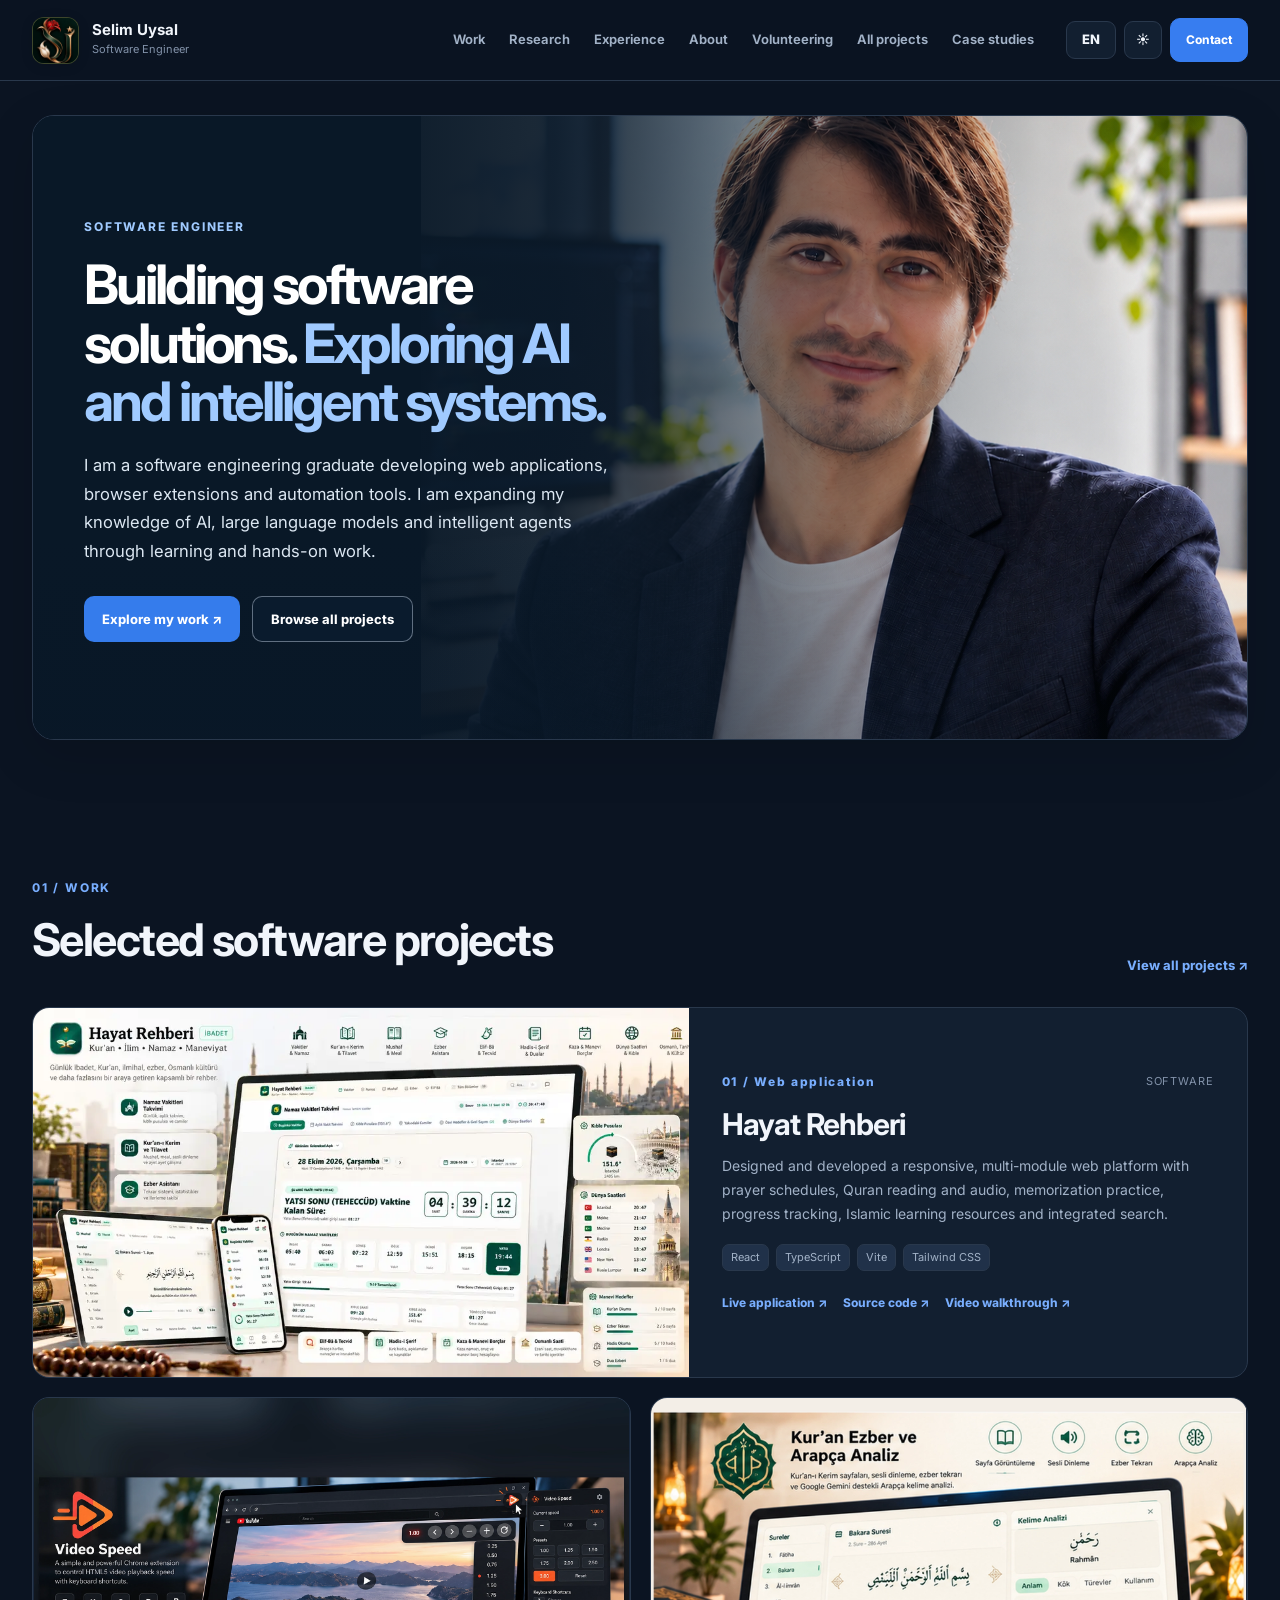
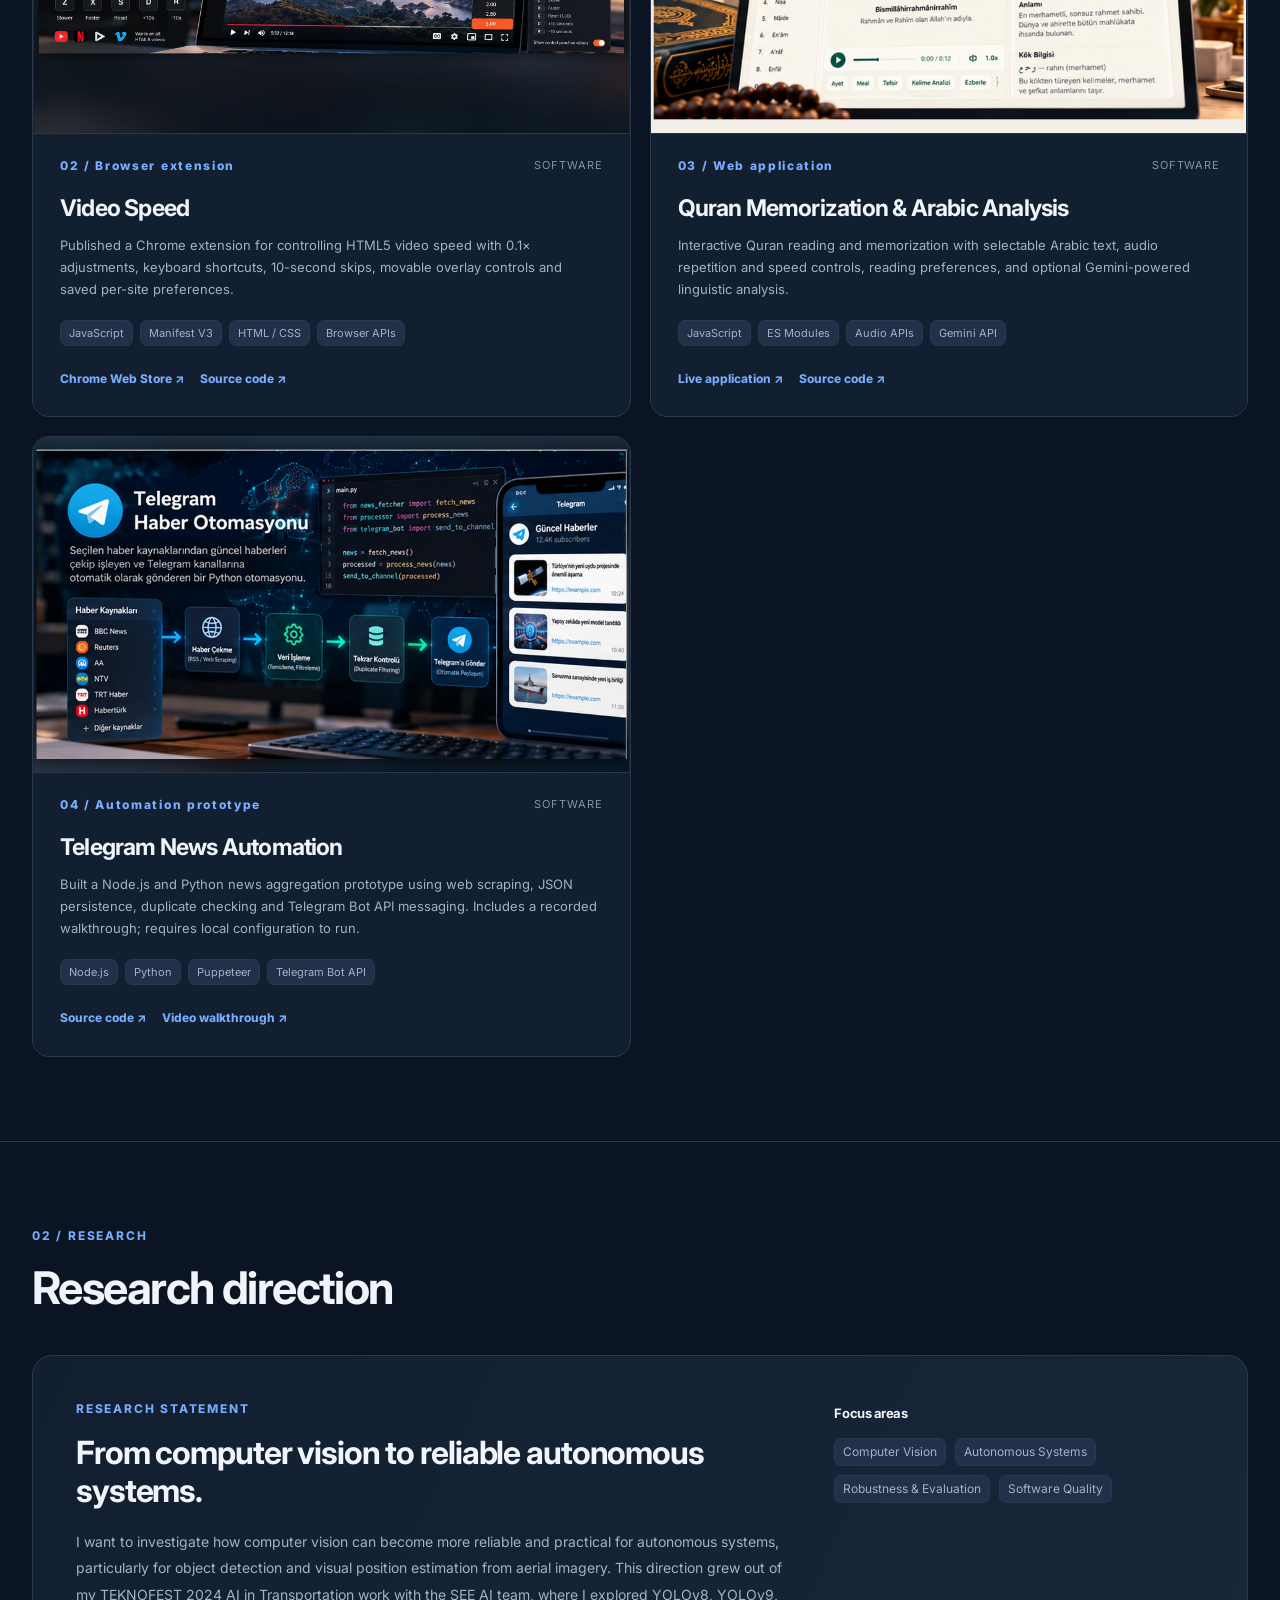
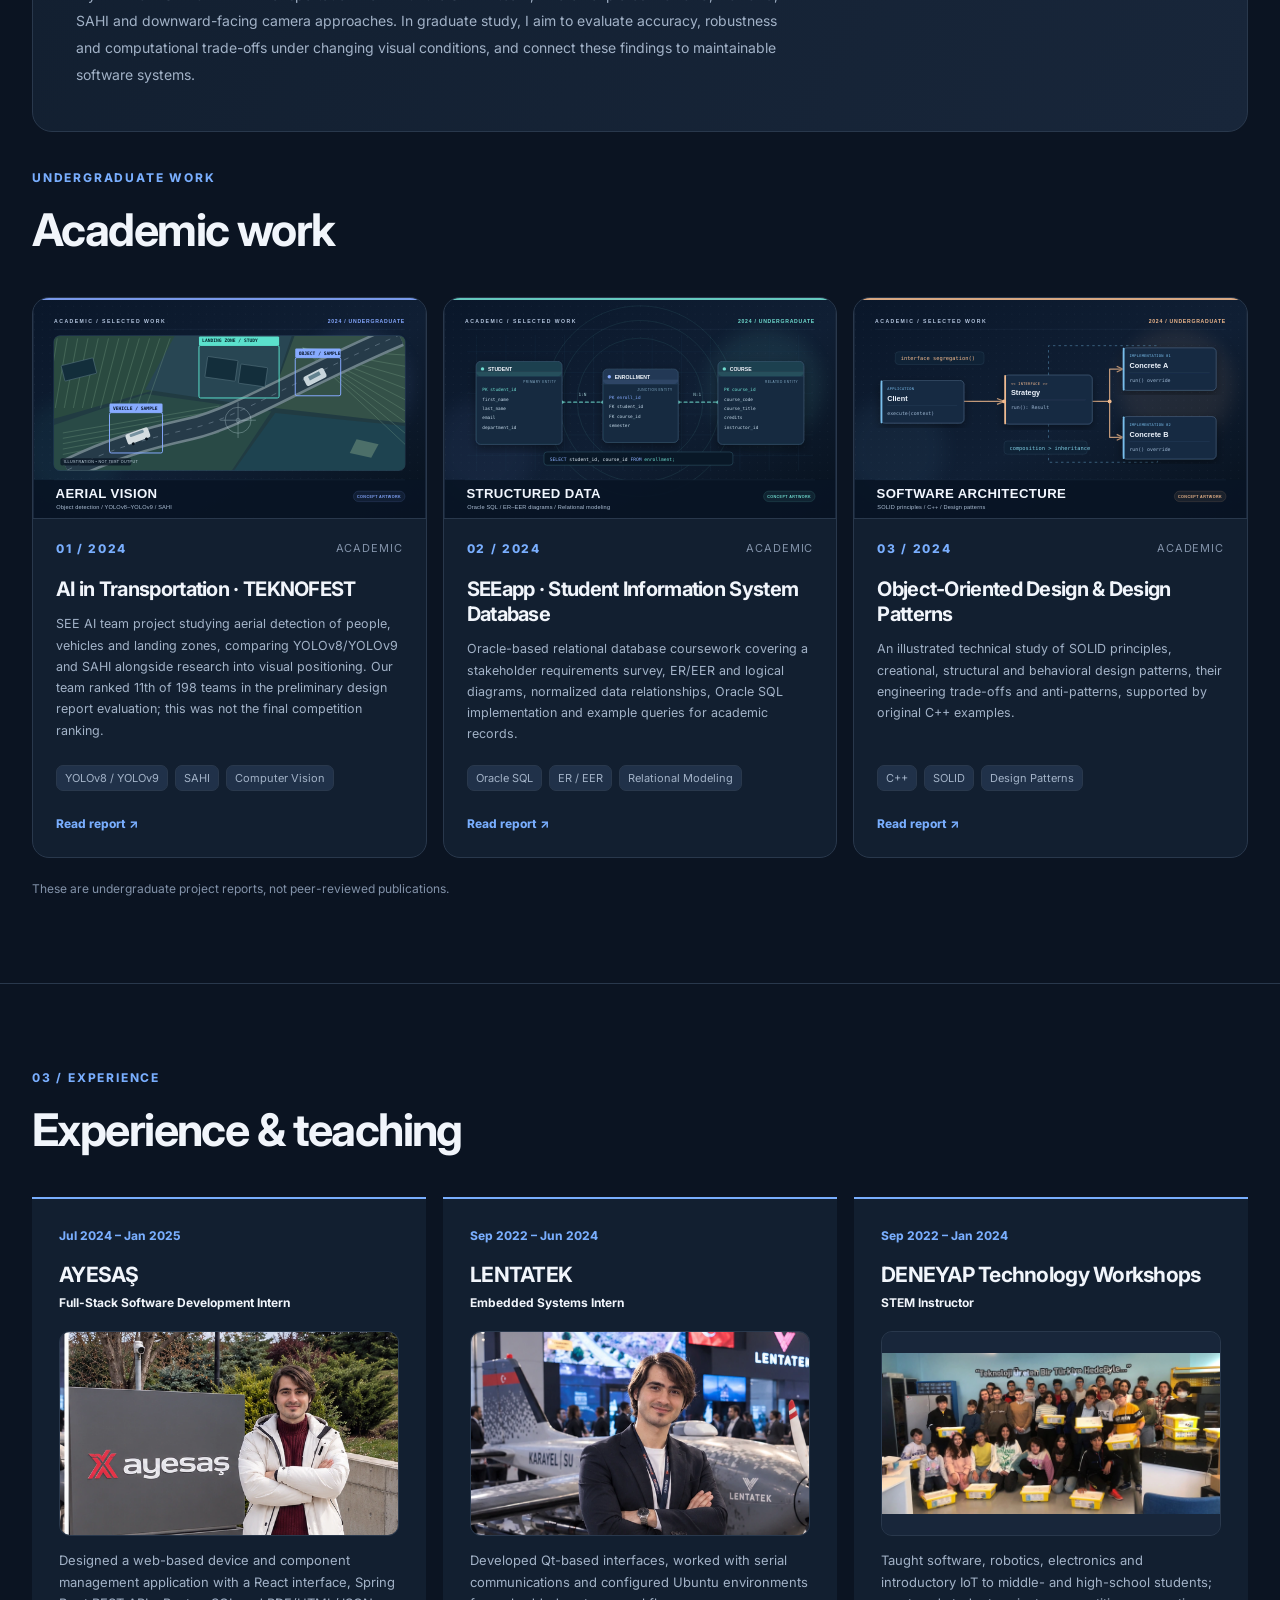
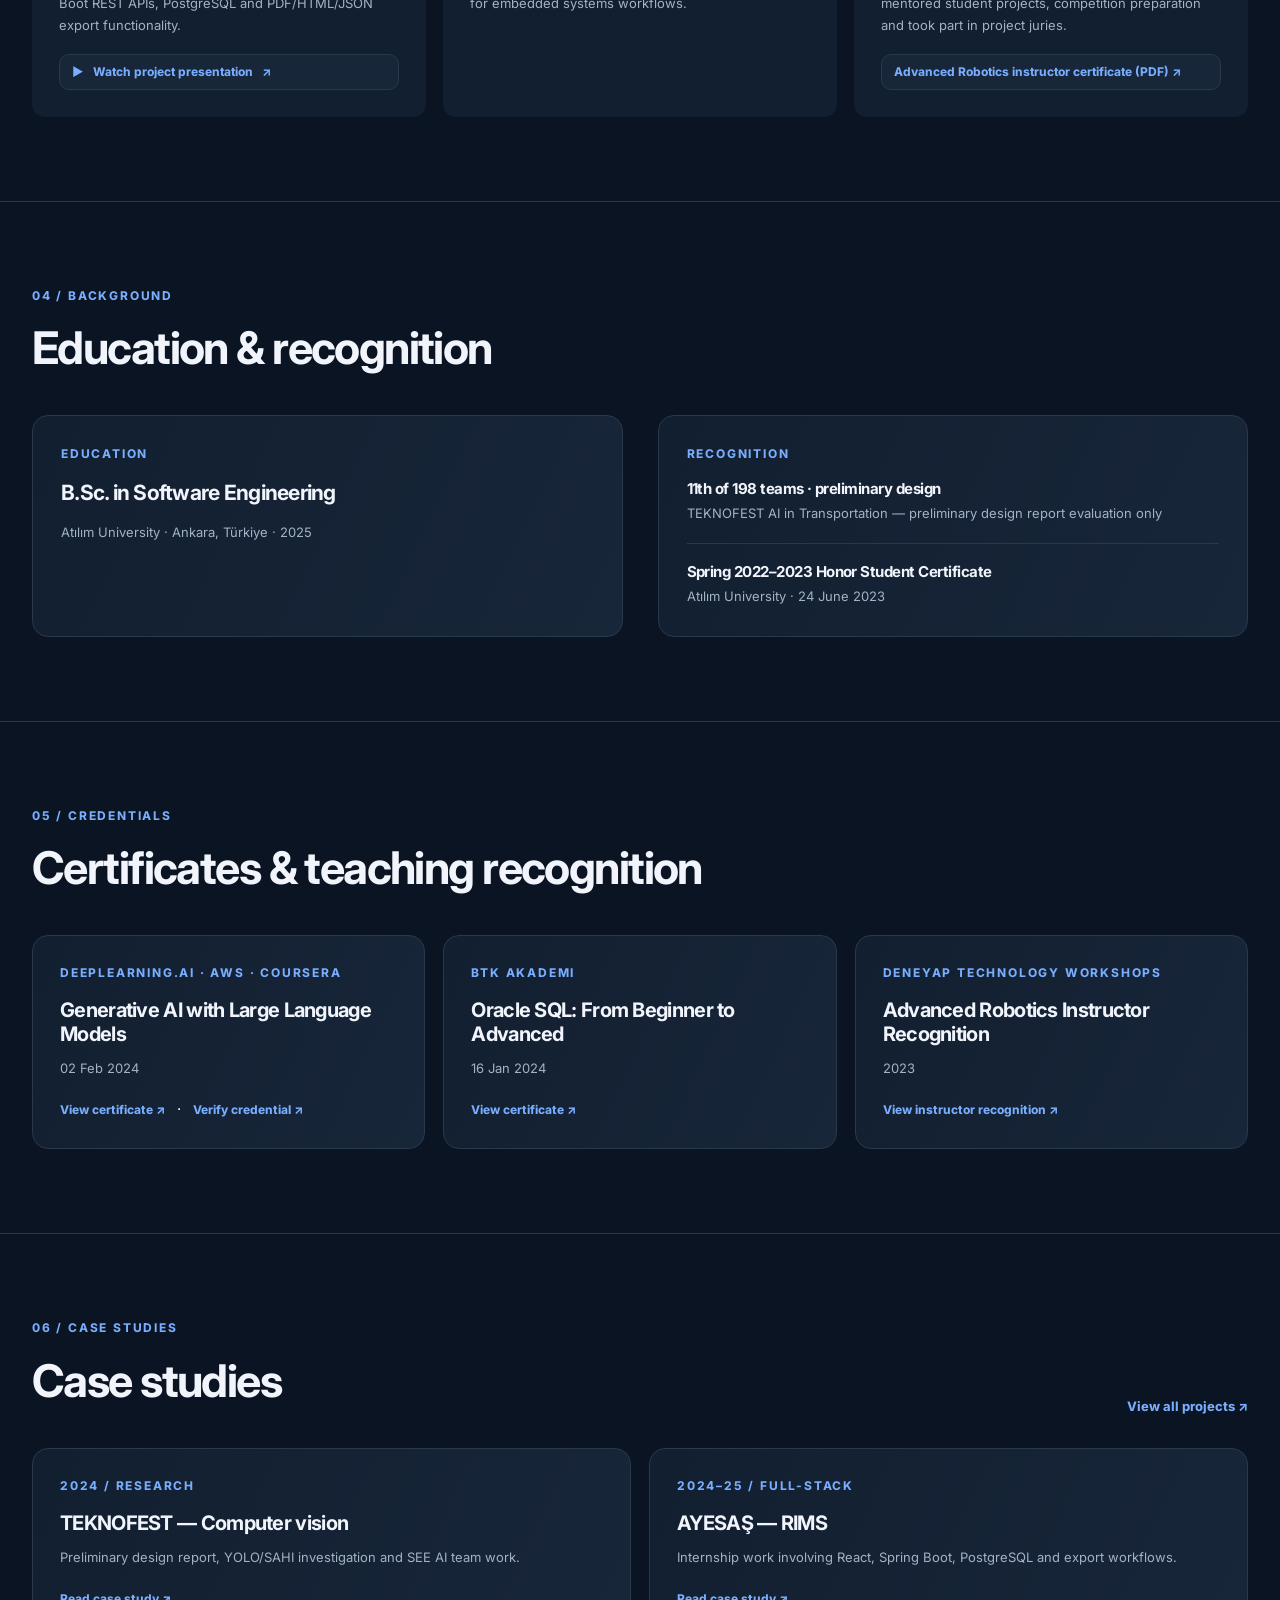
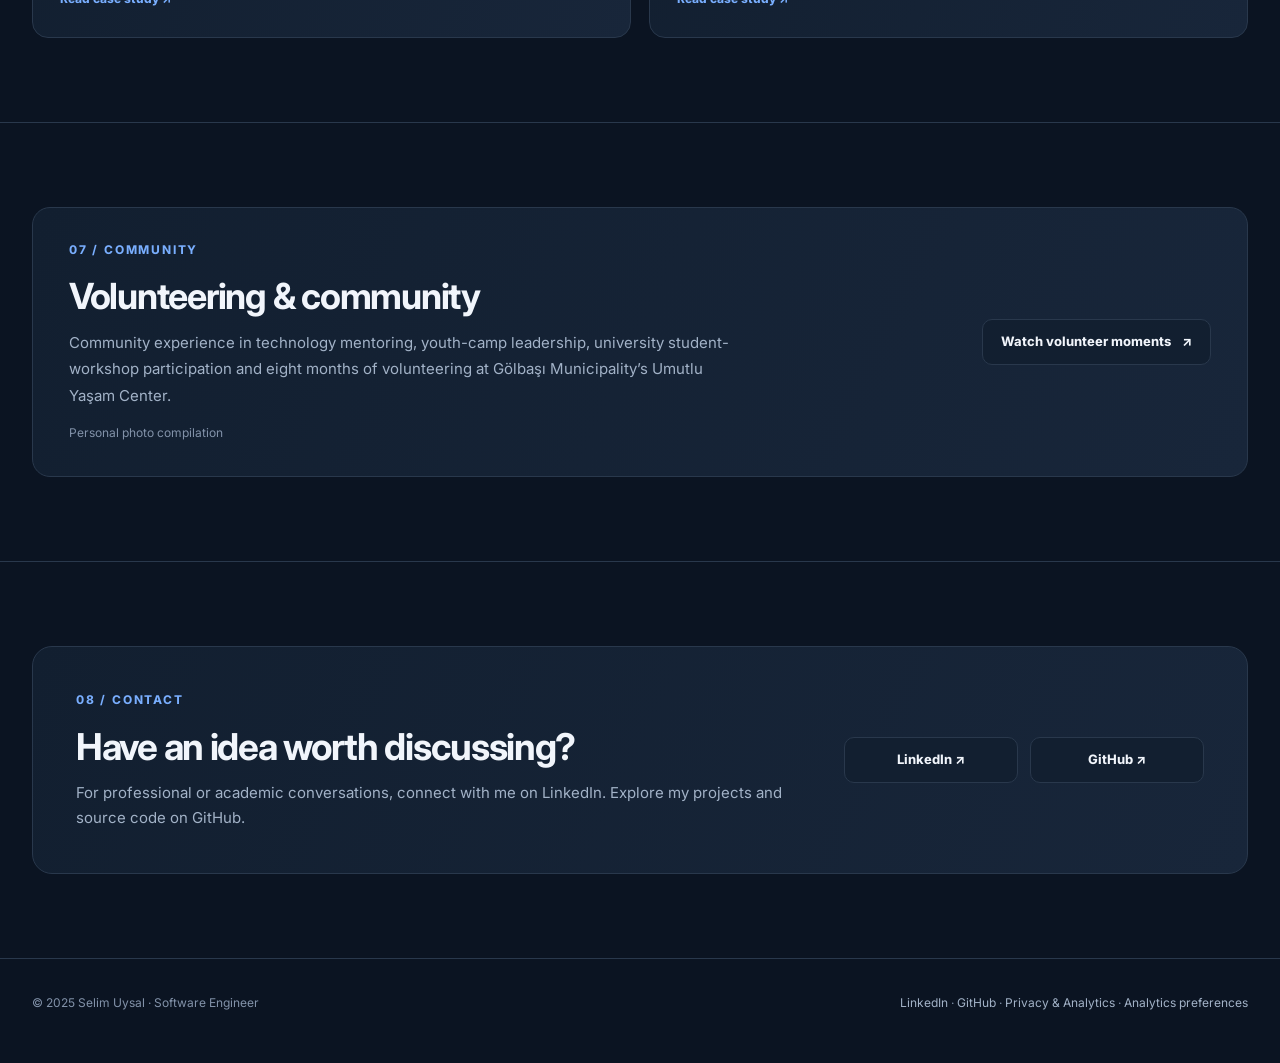
<file: index.html>
<!doctype html>
<html lang="en"><head>
<meta charset="utf-8"><meta name="viewport" content="width=device-width,initial-scale=1">
<meta name="theme-color" content="#101827">
<meta name="description" content="Software engineer developing web applications, browser extensions and automation tools, with interests in AI, large language models and intelligent agents.">
<meta name="author" content="Selim Uysal">
<meta name="robots" content="index, follow, max-image-preview:large">
<title>Selim Uysal | Software Engineer</title>
<link rel="canonical" href="https://selimuysal.github.io/selim/">
<link rel="icon" type="image/png" sizes="128x128" href="./assets/favicon.png">
<link rel="icon" type="image/webp" sizes="400x400" href="./assets/selim-monogram.webp">
<link rel="apple-touch-icon" href="./assets/favicon.png">
<meta property="og:type" content="website">
<meta property="og:site_name" content="Selim Uysal">
<meta property="og:locale" content="en_US">
<meta property="og:title" content="Selim Uysal | Software Engineer">
<meta property="og:description" content="Software engineer developing web applications, browser extensions and automation tools, with interests in AI, large language models and intelligent agents.">
<meta property="og:url" content="https://selimuysal.github.io/selim/">
<meta property="og:image" content="https://selimuysal.github.io/selim/assets/og-cover.png?v=20261028-2">
<meta property="og:image:secure_url" content="https://selimuysal.github.io/selim/assets/og-cover.png?v=20261028-2">
<meta property="og:image:type" content="image/png">
<meta property="og:image:width" content="1200">
<meta property="og:image:height" content="630">
<meta property="og:image:alt" content="Selim Uysal portfolio share card with original portrait and SU monogram">
<meta name="twitter:card" content="summary_large_image">
<meta name="twitter:title" content="Selim Uysal | Software Engineer">
<meta name="twitter:description" content="Software engineer developing web applications, browser extensions and automation tools, with interests in AI, large language models and intelligent agents.">
<meta name="twitter:image" content="https://selimuysal.github.io/selim/assets/og-cover.png?v=20261028-2">
<meta name="twitter:image:alt" content="Selim Uysal portfolio share card with original portrait and SU monogram">
<link rel="stylesheet" href="./assets/site.css?v=20261030-style-cleanup-1">
<script>try{const t=localStorage.getItem('selim-theme');document.documentElement.dataset.theme=t==='light'?'light':'dark'}catch(e){document.documentElement.dataset.theme='dark'}</script>
<script defer type="module" src="./assets/site.js?v=20261030-menu-cleanup-1"></script>
<script defer src="./assets/consent-analytics.js?v=20261030-v3-3"></script>
</head><body data-page="home">
<div id="app"><!-- PRERENDER:START -->
<a href="#main" class="skip">Skip to content</a><header class="site-header"><div class="container header-inner"><a href="./index.html" class="identity" aria-label="Selim Uysal — Home"><img class="identity-mark" src="./assets/selim-monogram.webp" alt="" width="43" height="43" decoding="async"><span class="identity-name"><strong>Selim Uysal</strong><small>Software Engineer</small></span></a><nav class="nav" aria-label="Primary navigation"><a href="#work">Work</a><a href="#research">Research</a><a href="#experience">Experience</a><a href="#about">About</a><a href="#volunteering">Volunteering</a><a href="./projects.html">All projects</a><a href="./case-studies.html">Case studies</a></nav><div class="header-actions"><button class="lang-btn" data-lang="" aria-label="Language: Türkçe">EN</button><button class="icon-btn" data-toggle-theme="" aria-label="Change color theme" title="Change color theme">☀</button><a class="small-cta" href="#contact">Contact</a><button class="menu-btn" data-menu="" aria-expanded="false" aria-controls="mobile-nav" aria-label="Toggle navigation">☰</button></div></div><nav class="container mobile-nav " id="mobile-nav" aria-label="Mobile navigation"><a href="#work">Work</a><a href="#research">Research</a><a href="#experience">Experience</a><a href="#about">About</a><a href="#volunteering">Volunteering</a><a href="./projects.html">All projects</a><a href="./case-studies.html">Case studies</a><a href="#contact">Contact</a></nav></header><main id="main"><div class="container"><section class="hero"><div class="hero-copy"><span class="eyebrow">SOFTWARE ENGINEER</span><h1>Building software solutions. <em>Exploring AI and intelligent systems.</em></h1><p class="hero-lead">I am a software engineering graduate developing web applications, browser extensions and automation tools. I am expanding my knowledge of AI, large language models and intelligent agents through learning and hands-on work.</p><div class="hero-actions"><a class="button button-primary" href="#work">Explore my work ↗</a><a class="button button-outline" href="./projects.html">Browse all projects</a></div></div><div class="hero-visual" role="img" aria-label="Portrait of Selim Uysal"><img class="portrait-photo" src="./assets/profil_fotografi_web.webp" alt="" width="600" height="750" loading="eager" fetchpriority="high" decoding="async"></div></section></div>
<section class="section" id="work"><div class="container"><div class="section-heading"><div><span class="kicker">01 / WORK</span><h2>Selected software projects</h2></div><a class="plain-link" href="./projects.html">View all projects ↗</a></div><div class="project-grid"><article class="project-card project-card-featured" data-project="hayat"><a href="https://selimuysal.github.io/hayat-rehberi/" class="project-feature-media" target="_blank" rel="noopener noreferrer" aria-label="Open the Hayat Rehberi live application"><img src="./assets/hayat-rehberi-cover.webp" width="1000" height="563" loading="lazy" decoding="async" alt="Hayat Rehberi application features illustration"></a><div class="project-feature-content"><div class="card-top"><span class="project-number">01 / Web application</span><span class="project-kind">Software</span></div><h3>Hayat Rehberi</h3><p>Designed and developed a responsive, multi-module web platform with prayer schedules, Quran reading and audio, memorization practice, progress tracking, Islamic learning resources and integrated search.</p><div class="tags"><span class="tag">React</span><span class="tag">TypeScript</span><span class="tag">Vite</span><span class="tag">Tailwind CSS</span></div><div class="project-actions"><a class="" href="https://selimuysal.github.io/hayat-rehberi/" target="_blank" rel="noopener noreferrer">Live application ↗</a><a class="" href="https://github.com/SelimUysal/hayat-rehberi" target="_blank" rel="noopener noreferrer">Source code ↗</a><a href="https://youtu.be/V_ogWBPFksc" target="_blank" rel="noopener noreferrer">Video walkthrough <span aria-hidden="true">↗</span></a></div></div></article><article class="project-card" data-project="video"><a href="https://chromewebstore.google.com/detail/video-speed/cmjafmcaccbhfgcjnfldaahebnbbppje" class="project-cover-media" target="_blank" rel="noopener noreferrer" aria-label="View project: Video Speed"><img src="./assets/video-speed-cover.webp" width="1920" height="1080" loading="lazy" decoding="async" alt="Video Speed extension playback controls and browser interface"></a><div class="card-top"><span class="project-number">02 / Browser extension</span><span class="project-kind">Software</span></div><h3>Video Speed</h3><p>Published a Chrome extension for controlling HTML5 video speed with 0.1× adjustments, keyboard shortcuts, 10-second skips, movable overlay controls and saved per-site preferences.</p><div class="tags"><span class="tag">JavaScript</span><span class="tag">Manifest V3</span><span class="tag">HTML / CSS</span><span class="tag">Browser APIs</span></div><div class="project-actions"><a class="" href="https://chromewebstore.google.com/detail/video-speed/cmjafmcaccbhfgcjnfldaahebnbbppje" target="_blank" rel="noopener noreferrer">Chrome Web Store ↗</a><a class="" href="https://github.com/SelimUysal/video-speed" target="_blank" rel="noopener noreferrer">Source code ↗</a></div></article><article class="project-card" data-project="quran"><a href="https://selimuysal.github.io/kuran-ezber/" class="project-cover-media" target="_blank" rel="noopener noreferrer" aria-label="View project: Quran Memorization & Arabic Analysis"><img src="./assets/quran-memorization-cover.webp" width="1920" height="1080" loading="lazy" decoding="async" alt="Quran memorization and Arabic word analysis application"></a><div class="card-top"><span class="project-number">03 / Web application</span><span class="project-kind">Software</span></div><h3>Quran Memorization &amp; Arabic Analysis</h3><p>Interactive Quran reading and memorization with selectable Arabic text, audio repetition and speed controls, reading preferences, and optional Gemini-powered linguistic analysis.</p><div class="tags"><span class="tag">JavaScript</span><span class="tag">ES Modules</span><span class="tag">Audio APIs</span><span class="tag">Gemini API</span></div><div class="project-actions"><a class="" href="https://selimuysal.github.io/kuran-ezber/" target="_blank" rel="noopener noreferrer">Live application ↗</a><a class="" href="https://github.com/SelimUysal/kuran-ezber" target="_blank" rel="noopener noreferrer">Source code ↗</a></div></article><article class="project-card" data-project="telegram"><a href="https://github.com/SelimUysal/telegramaHaberGonder" class="project-cover-media" target="_blank" rel="noopener noreferrer" aria-label="View project: Telegram News Automation"><img src="./assets/telegram-news-cover.webp" width="1920" height="1080" loading="lazy" decoding="async" alt="Telegram news automation workflow and sample channel"></a><div class="card-top"><span class="project-number">04 / Automation prototype</span><span class="project-kind">Software</span></div><h3>Telegram News Automation</h3><p>Built a Node.js and Python news aggregation prototype using web scraping, JSON persistence, duplicate checking and Telegram Bot API messaging. Includes a recorded walkthrough; requires local configuration to run.</p><div class="tags"><span class="tag">Node.js</span><span class="tag">Python</span><span class="tag">Puppeteer</span><span class="tag">Telegram Bot API</span></div><div class="project-actions"><a class="" href="https://github.com/SelimUysal/telegramaHaberGonder" target="_blank" rel="noopener noreferrer">Source code ↗</a><a class="" href="https://www.youtube.com/watch?v=R9HX1uPrGEg" target="_blank" rel="noopener noreferrer">Video walkthrough ↗</a></div></article></div></div></section>
<section class="section" id="research"><div class="container"><div class="section-heading"><div><span class="kicker">02 / RESEARCH</span><h2>Research direction</h2></div></div><div class="research-band"><div><span class="kicker">RESEARCH STATEMENT</span><h3>From computer vision to reliable autonomous systems.</h3><p>I want to investigate how computer vision can become more reliable and practical for autonomous systems, particularly for object detection and visual position estimation from aerial imagery. This direction grew out of my TEKNOFEST 2024 AI in Transportation work with the SEE AI team, where I explored YOLOv8, YOLOv9, SAHI and downward-facing camera approaches. In graduate study, I aim to evaluate accuracy, robustness and computational trade-offs under changing visual conditions, and connect these findings to maintainable software systems.</p></div><div class="research-tags"><h4>Focus areas</h4><span class="tag">Computer Vision</span><span class="tag">Autonomous Systems</span><span class="tag">Robustness &amp; Evaluation</span><span class="tag">Software Quality</span></div></div><div class="section-heading"><div><span class="kicker">UNDERGRADUATE WORK</span><h2>Academic work</h2></div></div><div class="academic-grid"><article class="project-card" data-project="teknofest"><a href="./assets/reports/teknofest-ai-transportation.pdf" class="project-cover-media" target="_blank" rel="noopener noreferrer" aria-label="Read academic project report"><img src="./assets/academic-teknofest-cover.svg" width="1600" height="900" loading="lazy" decoding="async" alt="Concept illustration of aerial computer vision; not actual experimental output"></a><div class="card-top"><span class="project-number">01 / 2024</span><span class="project-kind">Academic</span></div><h3>AI in Transportation · TEKNOFEST</h3><p>SEE AI team project studying aerial detection of people, vehicles and landing zones, comparing YOLOv8/YOLOv9 and SAHI alongside research into visual positioning. Our team ranked 11th of 198 teams in the preliminary design report evaluation; this was not the final competition ranking.</p><div class="tags"><span class="tag">YOLOv8 / YOLOv9</span><span class="tag">SAHI</span><span class="tag">Computer Vision</span></div><div class="project-actions"><a class="" href="./assets/reports/teknofest-ai-transportation.pdf" target="_blank" rel="noopener noreferrer">Read report ↗</a></div></article><article class="project-card" data-project="oracle"><a href="./assets/reports/oracle-student-information-system.pdf" class="project-cover-media" target="_blank" rel="noopener noreferrer" aria-label="Read academic project report"><img src="./assets/academic-oracle-cover.svg" width="1600" height="900" loading="lazy" decoding="async" alt="Conceptual ER diagram of student course and enrollment database entities"></a><div class="card-top"><span class="project-number">02 / 2024</span><span class="project-kind">Academic</span></div><h3>SEEapp · Student Information System Database</h3><p>Oracle-based relational database coursework covering a stakeholder requirements survey, ER/EER and logical diagrams, normalized data relationships, Oracle SQL implementation and example queries for academic records.</p><div class="tags"><span class="tag">Oracle SQL</span><span class="tag">ER / EER</span><span class="tag">Relational Modeling</span></div><div class="project-actions"><a class="" href="./assets/reports/oracle-student-information-system.pdf" target="_blank" rel="noopener noreferrer">Read report ↗</a></div></article><article class="project-card" data-project="patterns"><a href="./assets/reports/design_patterns_SE461.pdf" class="project-cover-media" target="_blank" rel="noopener noreferrer" aria-label="Read academic project report"><img src="./assets/academic-patterns-cover.svg" width="1600" height="900" loading="lazy" decoding="async" alt="Conceptual UML style diagram of Strategy design pattern and implementations"></a><div class="card-top"><span class="project-number">03 / 2024</span><span class="project-kind">Academic</span></div><h3>Object-Oriented Design &amp; Design Patterns</h3><p>An illustrated technical study of SOLID principles, creational, structural and behavioral design patterns, their engineering trade-offs and anti-patterns, supported by original C++ examples.</p><div class="tags"><span class="tag">C++</span><span class="tag">SOLID</span><span class="tag">Design Patterns</span></div><div class="project-actions"><a class="" href="./assets/reports/design_patterns_SE461.pdf" target="_blank" rel="noopener noreferrer">Read report ↗</a></div></article></div><p class="section-note">These are undergraduate project reports, not peer-reviewed publications.</p></div></section>
<section class="section" id="experience"><div class="container"><div class="section-heading"><div><span class="kicker">03 / EXPERIENCE</span><h2>Experience &amp; teaching</h2></div></div><div class="timeline"><article class="experience-card"><time>Jul 2024 – Jan 2025</time><h3>AYESAŞ</h3><strong>Full-Stack Software Development Intern</strong><a class="experience-photo experience-photo--ayesas" href="./assets/experience-ayesas.webp" aria-label="Photo at the AYESAŞ facility beside the company sign"><img src="./assets/experience-ayesas.webp" alt="Photo at the AYESAŞ facility beside the company sign" loading="lazy" decoding="async" width="1100" height="1620"></a><p>Designed a web-based device and component management application with a React interface, Spring Boot REST APIs, PostgreSQL and PDF/HTML/JSON export functionality.</p><a class="experience-video" href="https://www.youtube.com/watch?v=ZgHwIUqJTao" target="_blank" rel="noopener noreferrer" aria-label="Watch AYESAŞ project presentation on YouTube"><span aria-hidden="true">▶</span> Watch project presentation <span aria-hidden="true">↗</span></a></article><article class="experience-card"><time>Sep 2022 – Jun 2024</time><h3>LENTATEK</h3><strong>Embedded Systems Intern</strong><a class="experience-photo experience-photo--lentatek" href="./assets/experience-lentatek.webp" aria-label="Photo at a LENTATEK defense technology exhibition with a UAV"><img src="./assets/experience-lentatek.webp" alt="Photo at a LENTATEK defense technology exhibition with a UAV" loading="lazy" decoding="async" width="1100" height="1703"></a><p>Developed Qt-based interfaces, worked with serial communications and configured Ubuntu environments for embedded systems workflows.</p></article><article class="experience-card"><time>Sep 2022 – Jan 2024</time><h3>DENEYAP Technology Workshops</h3><strong>STEM Instructor</strong><a class="experience-photo experience-photo--deneyap" href="./assets/experience-deneyap.webp" aria-label="Group photo from a DENEYAP technology workshop with students"><img src="./assets/experience-deneyap.webp" alt="Group photo from a DENEYAP technology workshop with students" loading="lazy" decoding="async" width="1440" height="688"></a><p>Taught software, robotics, electronics and introductory IoT to middle- and high-school students; mentored student projects, competition preparation and took part in project juries.</p></article></div></div></section>
<section class="section" id="about"><div class="container"><div class="section-heading"><div><span class="kicker">04 / BACKGROUND</span><h2>Education &amp; recognition</h2><a class="experience-video" href="./assets/certificates/deneyap-advanced-robotics-instructor.pdf" target="_blank" rel="noopener noreferrer">Advanced Robotics instructor certificate (PDF) ↗</a></div></div><div class="bottom-grid"><div class="info-card"><span class="kicker">Education</span><h3>B.Sc. in Software Engineering</h3><p>Atılım University · Ankara, Türkiye · 2025</p></div><div class="info-card"><span class="kicker">Recognition</span><div></div><h4>11th of 198 teams · preliminary design</h4><p>TEKNOFEST AI in Transportation — preliminary design report evaluation only</p><div class="line"></div><h4>2022–2023 Spring Semester Honor Certificate</h4><p>Atılım University</p></div></div></div></section>
<section class="section" id="certifications"><div class="container"><div class="section-heading"><div><span class="kicker">05 / CREDENTIALS</span><h2>Certificates &amp; teaching recognition</h2></div></div><div class="certificate-grid"><article class="certificate"><span class="kicker">DeepLearning.AI · AWS · Coursera</span><h3>Generative AI with Large Language Models</h3><p>02 Feb 2024</p><a class="" href="./assets/certificates/generative-ai-llms-coursera.pdf" target="_blank" rel="noopener noreferrer">View certificate ↗</a> &nbsp; · &nbsp; <a class="" href="https://www.coursera.org/verify/FZD64R69X7BA" target="_blank" rel="noopener noreferrer">Verify credential ↗</a></article><article class="certificate"><span class="kicker">BTK Akademi</span><h3>Oracle SQL: From Beginner to Advanced</h3><p>16 Jan 2024</p><a class="" href="./assets/certificates/oracle-sql-btk-akademi.pdf" target="_blank" rel="noopener noreferrer">View certificate ↗</a></article><article class="certificate"><span class="kicker">DENEYAP Technology Workshops</span><h3>Advanced Robotics Instructor Recognition</h3><p>2023 · Instructor recognition</p><a href="./assets/certificates/deneyap-advanced-robotics-instructor.pdf" target="_blank" rel="noopener noreferrer">View instructor recognition ↗</a></article></div></div></section>

<section class="section" id="case-studies"><div class="container"><div class="section-heading"><div><span class="kicker">06 / CASE STUDIES</span><h2>Technical case studies</h2></div><a class="plain-link" href="./case-studies.html">View all ↗</a></div><div class="cv-grid"><article class="cv-card"><span class="kicker">2024 / RESEARCH</span><h3>TEKNOFEST — Computer vision</h3><p>Preliminary design report, YOLO/SAHI investigation and SEE AI team work.</p><a href="./case-studies.html#teknofest">Read case study ↗</a></article><article class="cv-card"><span class="kicker">2024–25 / FULL-STACK</span><h3>AYESAŞ — RIMS</h3><p>Internship work involving React, Spring Boot, PostgreSQL and export workflows.</p><a href="./case-studies.html#rims">Read case study ↗</a></article></div></div></section><section class="section volunteer-section" id="volunteering"><div class="container"><div class="volunteer-panel"><div class="volunteer-copy"><span class="kicker">07 / COMMUNITY</span><h2>Volunteering &amp; community</h2><p class="volunteer-lead">Beyond technology, work that connects with people. A short personal photo compilation from volunteer activities.</p><span class="volunteer-note">Personal photo compilation</span></div><a class="button button-outline volunteer-link" href="https://youtu.be/OMY7bTeTMcM" target="_blank" rel="noopener noreferrer">Watch volunteer moments <span aria-hidden="true">↗</span></a></div></div></section>

<section class="section" id="contact"><div class="container"><div class="contact-panel"><div><span class="kicker">08 / CONTACT</span><h2>Have an idea worth discussing?</h2><p>Open to engineering, graduate research and thoughtful collaborations.</p></div><div class="contact-links"><a href="https://www.linkedin.com/in/seli%CC%87muysal/?locale=en-US" class="button contact-button" target="_blank" rel="noopener noreferrer">LinkedIn ↗</a><a href="https://github.com/SelimUysal" class="button contact-button" target="_blank" rel="noopener noreferrer">GitHub ↗</a></div></div></div></section></main><footer class="container footer"><span>© 2025 Selim Uysal · Software Engineer</span><span><a class="" href="https://github.com/SelimUysal" target="_blank" rel="noopener noreferrer">GitHub</a> ·  · <a href="https://www.linkedin.com/in/seli%CC%87muysal/?locale=en-US" target="_blank" rel="noopener noreferrer">LinkedIn ↗</a> · <a href="./privacy.html">Privacy &amp; Analytics</a> · <a href="./index.html?analytics=preferences">Analytics preferences</a></span></footer>
<!-- PRERENDER:END --></div>
</body></html>
</file>
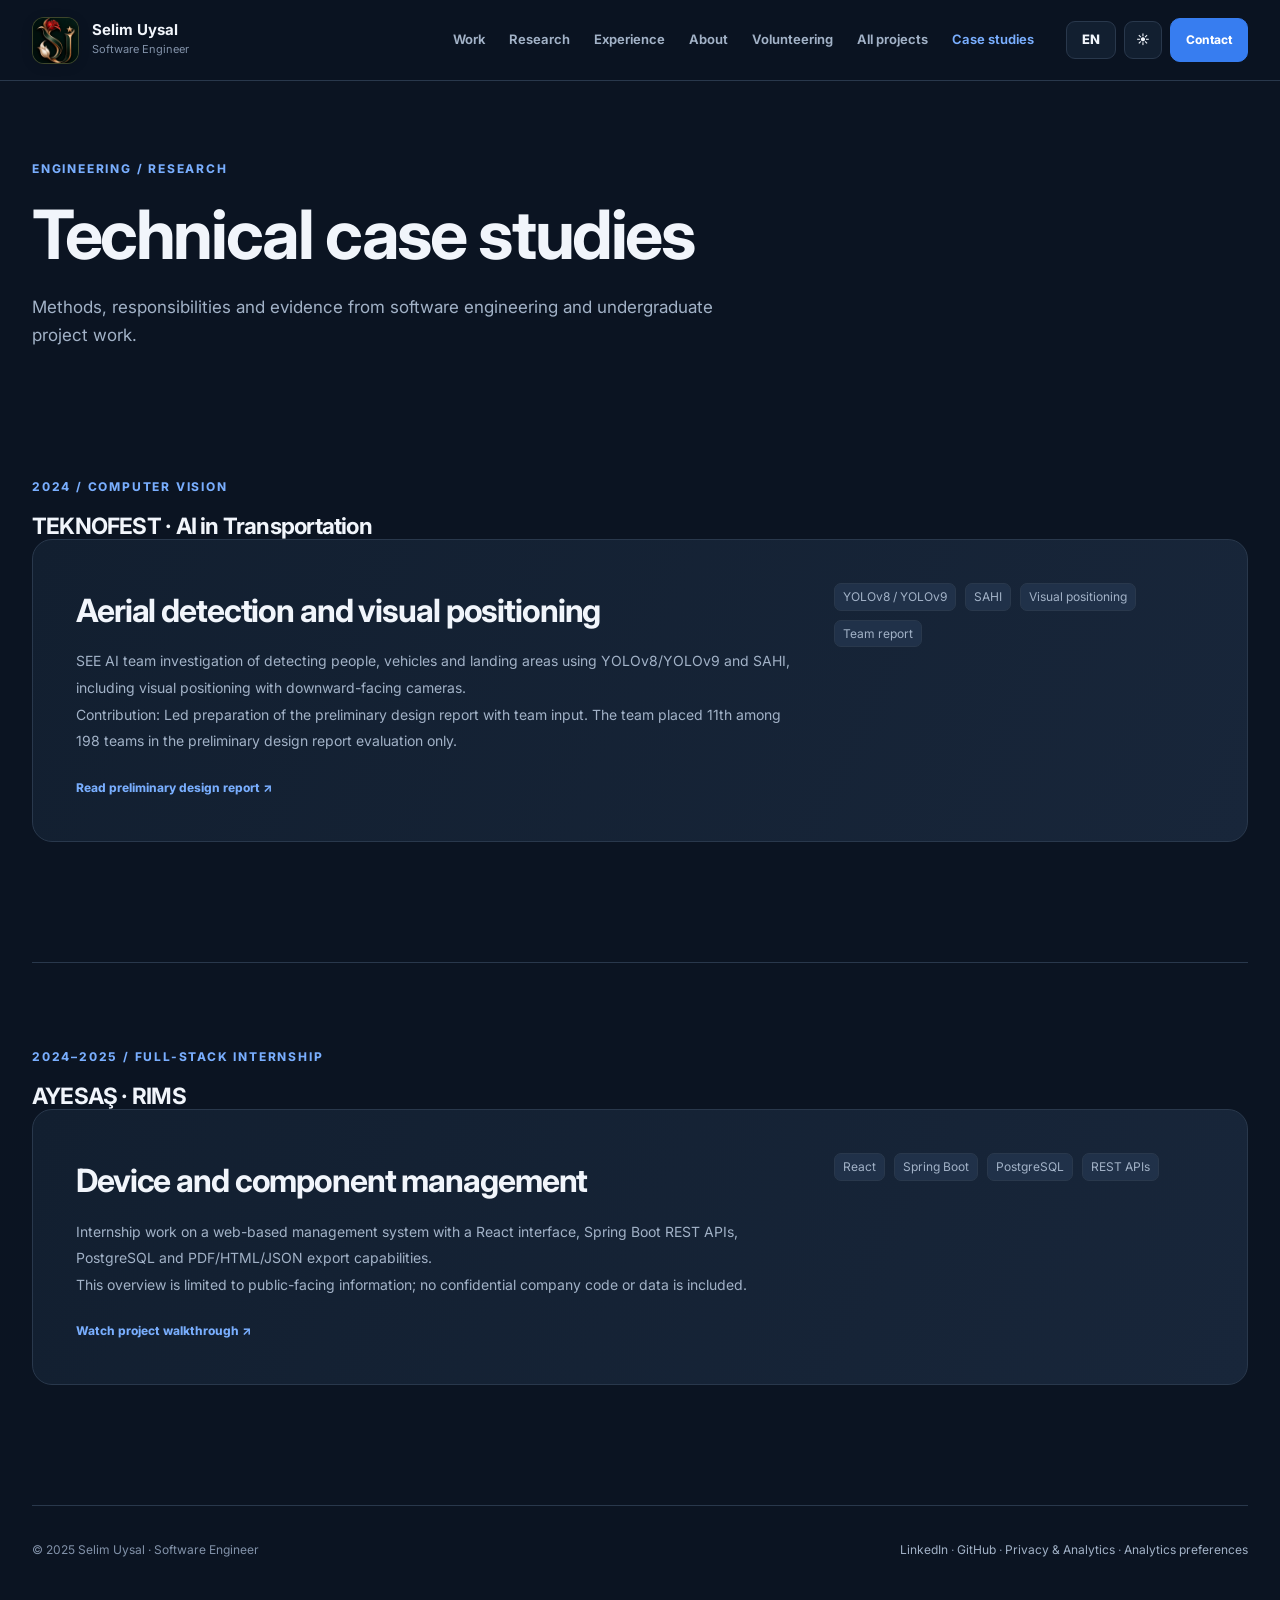
<file: case-studies.html>
<!doctype html>
<html lang="en"><head>
<meta charset="utf-8"><meta name="viewport" content="width=device-width,initial-scale=1">
<meta name="theme-color" content="#101827">
<meta name="description" content="Engineering case studies from TEKNOFEST computer vision work and AYESAŞ full-stack software development.">
<meta name="author" content="Selim Uysal">
<meta name="robots" content="index, follow, max-image-preview:large">
<title>Technical Case Studies | Selim Uysal</title>
<link rel="canonical" href="https://selimuysal.github.io/selim/case-studies.html">
<link rel="icon" type="image/png" sizes="128x128" href="./assets/favicon.png">
<link rel="icon" type="image/webp" sizes="400x400" href="./assets/selim-monogram.webp">
<link rel="apple-touch-icon" href="./assets/favicon.png">
<meta property="og:type" content="website">
<meta property="og:site_name" content="Selim Uysal">
<meta property="og:locale" content="en_US">
<meta property="og:title" content="Technical Case Studies | Selim Uysal">
<meta property="og:description" content="Engineering case studies from TEKNOFEST computer vision work and AYESAŞ full-stack software development.">
<meta property="og:url" content="https://selimuysal.github.io/selim/case-studies.html">
<meta property="og:image" content="https://selimuysal.github.io/selim/assets/og-cover.png?v=20261028-2">
<meta property="og:image:secure_url" content="https://selimuysal.github.io/selim/assets/og-cover.png?v=20261028-2">
<meta property="og:image:type" content="image/png">
<meta property="og:image:width" content="1200">
<meta property="og:image:height" content="630">
<meta property="og:image:alt" content="Selim Uysal portfolio share card with original portrait and SU monogram">
<meta name="twitter:card" content="summary_large_image">
<meta name="twitter:title" content="Technical Case Studies | Selim Uysal">
<meta name="twitter:description" content="Engineering case studies from TEKNOFEST computer vision work and AYESAŞ full-stack software development.">
<meta name="twitter:image" content="https://selimuysal.github.io/selim/assets/og-cover.png?v=20261028-2">
<meta name="twitter:image:alt" content="Selim Uysal portfolio share card with original portrait and SU monogram">
<link rel="stylesheet" href="./assets/site.css?v=20261030-style-cleanup-1">
<script>try{const t=localStorage.getItem('selim-theme');document.documentElement.dataset.theme=t==='light'?'light':'dark'}catch(e){document.documentElement.dataset.theme='dark'}</script>
<script defer type="module" src="./assets/site.js?v=20261030-menu-cleanup-1"></script>
<script defer src="./assets/consent-analytics.js?v=20261030-v3-3"></script>
</head><body data-page="case-studies">
<div id="app"><!-- PRERENDER:START --><a href="#main" class="skip">Skip to content</a>
<header class="site-header"><div class="container header-inner"><a href="./index.html" class="identity"><img class="identity-mark" src="./assets/selim-monogram.webp" alt="" width="43" height="43"><span class="identity-name"><strong>Selim Uysal</strong><small>Software Engineer</small></span></a><nav class="nav" aria-label="Primary navigation"><a href="./index.html#work">Work</a><a href="./index.html#research">Research</a><a href="./index.html#experience">Experience</a><a href="./index.html#about">About</a><a href="./index.html#volunteering">Volunteering</a><a href="./projects.html">All projects</a><a href="./case-studies.html" aria-current="page">Case studies</a></nav><div class="header-actions"><button class="lang-btn" data-lang aria-label="Language">EN</button><button class="icon-btn" data-toggle-theme aria-label="Change theme">☀</button><a class="small-cta" href="./index.html#contact">Contact</a><button class="menu-btn" data-menu aria-expanded="false" aria-controls="mobile-nav" aria-label="Toggle navigation">☰</button></div></div><nav class="container mobile-nav" id="mobile-nav" aria-label="Mobile navigation"><a href="./index.html#work">Work</a><a href="./index.html#research">Research</a><a href="./index.html#experience">Experience</a><a href="./index.html#about">About</a><a href="./index.html#volunteering">Volunteering</a><a href="./projects.html">All projects</a><a href="./case-studies.html">Case studies</a><a href="./index.html#contact">Contact</a></nav></header>
<main class="container" id="main"><section class="page-hero"><span class="eyebrow">ENGINEERING / RESEARCH</span><h1>Technical case studies</h1><p>Methods, responsibilities and evidence from software engineering and undergraduate project work.</p></section>
<section class="section" id="teknofest"><span class="kicker">2024 / COMPUTER VISION</span><h2>TEKNOFEST · AI in Transportation</h2><div class="research-band"><div><h3>Aerial detection and visual positioning</h3><p>SEE AI team investigation of detecting people, vehicles and landing areas using YOLOv8/YOLOv9 and SAHI, including visual positioning with downward-facing cameras.</p><p>Contribution: Led preparation of the preliminary design report with team input. The team placed 11th among 198 teams in the preliminary design report evaluation only.</p><div class="project-actions"><a href="./assets/reports/teknofest-ai-transportation.pdf" target="_blank" rel="noopener noreferrer">Read preliminary design report ↗</a></div></div><div class="research-tags"><span class="tag">YOLOv8 / YOLOv9</span><span class="tag">SAHI</span><span class="tag">Visual positioning</span></div></div></section>
<section class="section" id="rims"><span class="kicker">2024–2025 / FULL-STACK INTERNSHIP</span><h2>AYESAŞ · RIMS</h2><div class="research-band"><div><h3>Device and component management</h3><p>Internship work on a web-based management system with a React interface, Spring Boot REST APIs, PostgreSQL and PDF/HTML/JSON export capabilities.</p><p>This overview is limited to public-facing information; no confidential company code or data is included.</p><div class="project-actions"><a href="https://www.youtube.com/watch?v=ZgHwIUqJTao" target="_blank" rel="noopener noreferrer">Watch project walkthrough ↗</a></div></div><div class="research-tags"><span class="tag">React</span><span class="tag">Spring Boot</span><span class="tag">PostgreSQL</span></div></div></section></main><footer class="container footer"><span>© 2025 Selim Uysal · Software Engineer</span><span><a href="https://github.com/SelimUysal" target="_blank" rel="noopener noreferrer">GitHub</a> · <a href="https://www.linkedin.com/in/seli%CC%87muysal/?locale=en-US" target="_blank" rel="noopener noreferrer">LinkedIn ↗</a> · <a href="./privacy.html">Privacy &amp; Analytics</a> · <a href="./index.html?analytics=preferences">Analytics preferences</a></span></footer><!-- PRERENDER:END --></div>
</body></html>
</file>
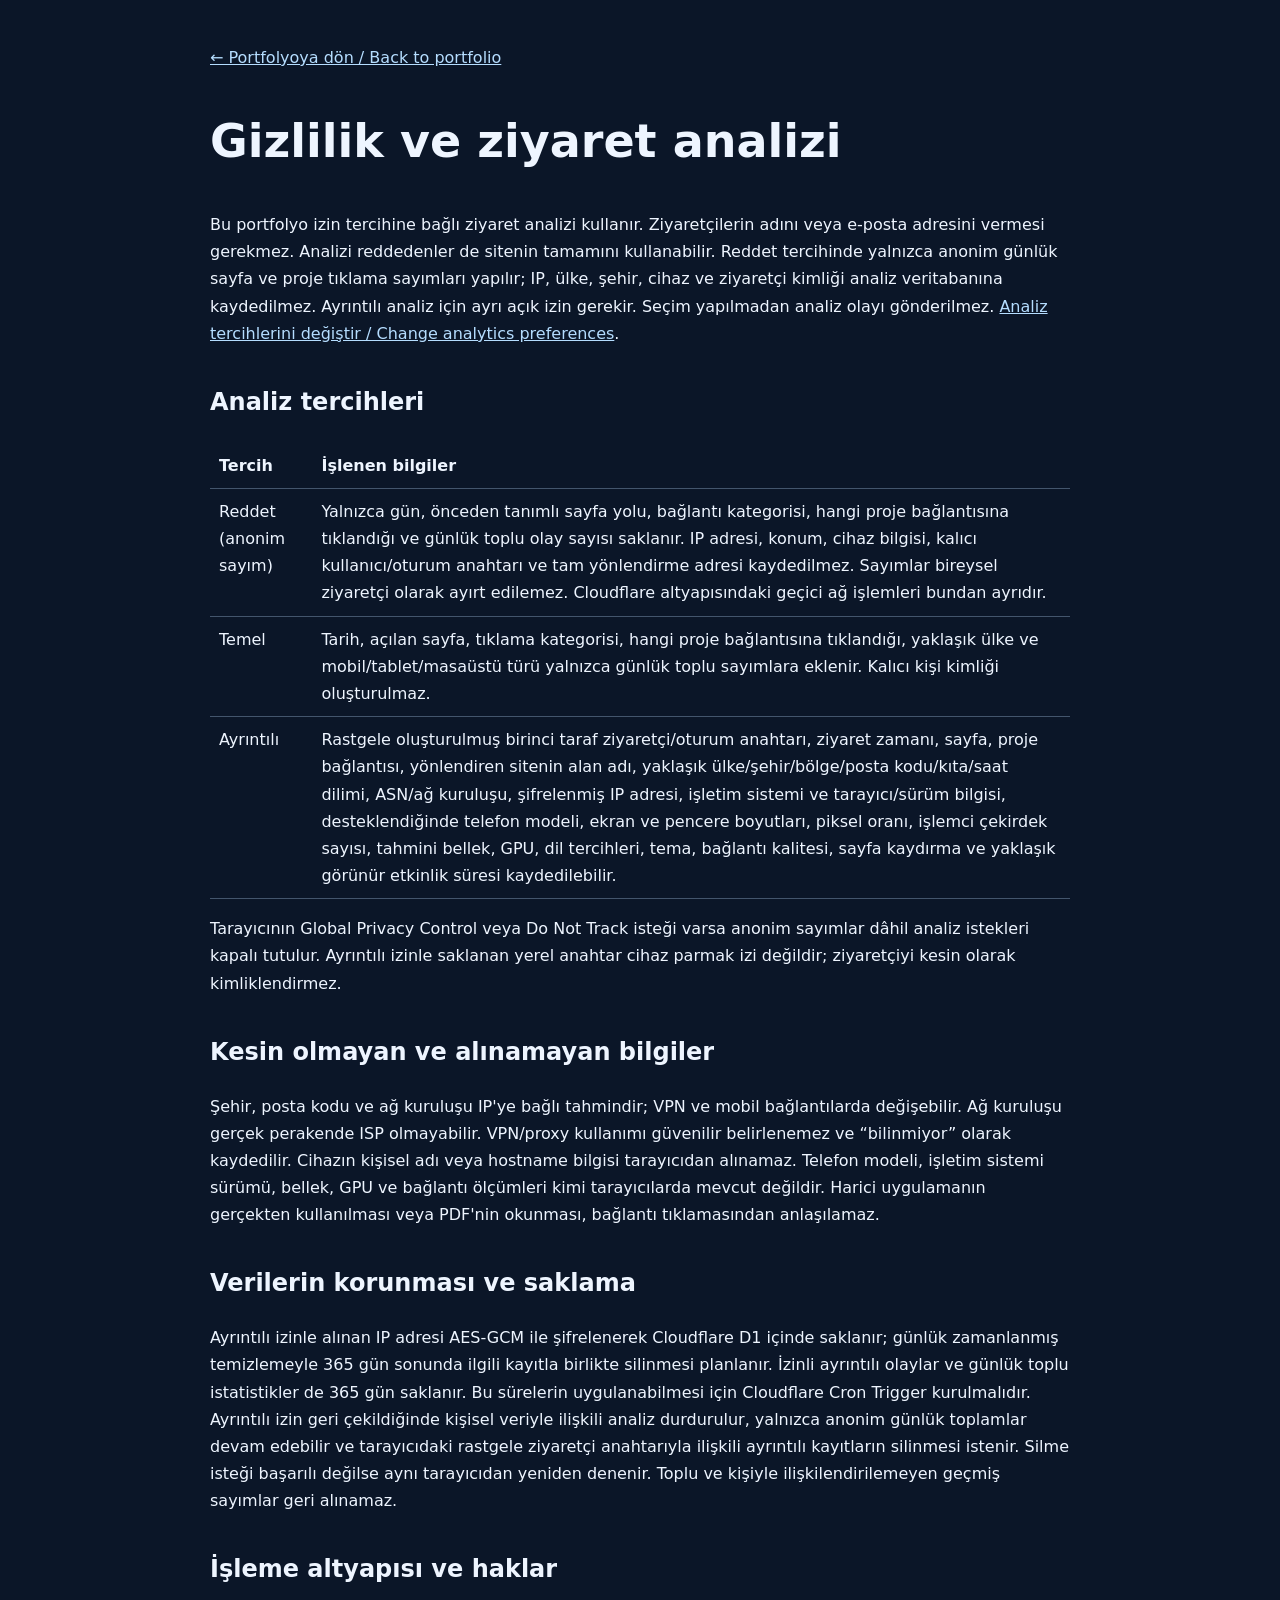
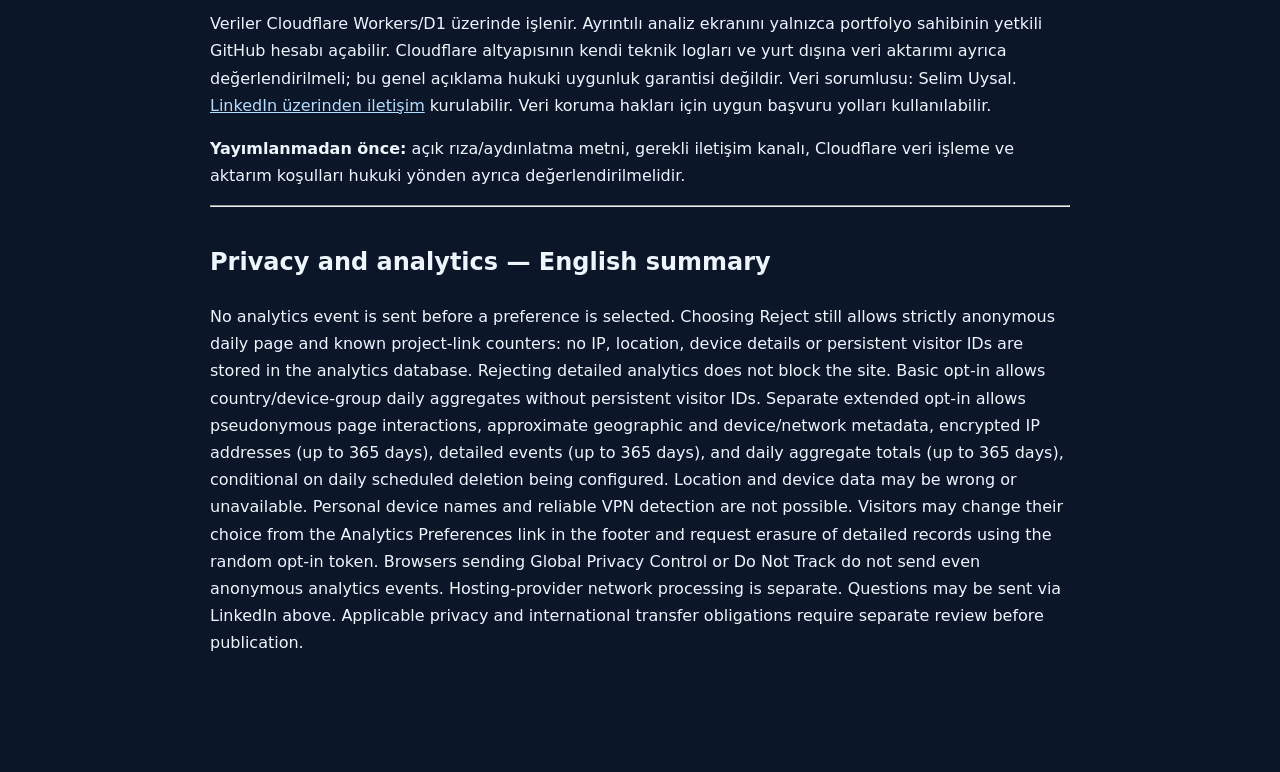
<file: privacy.html>
<!doctype html><html lang="tr"><head><meta charset="utf-8"><meta name="viewport" content="width=device-width,initial-scale=1"><meta name="robots" content="index,follow"><title>Gizlilik ve Ziyaret Analizi · Selim Uysal</title><style>:root{color-scheme:dark;font:16px/1.7 system-ui;background:#0b1628;color:#eef5ff}body{max-width:860px;margin:auto;padding:28px 20px 100px}h1{font-size:clamp(30px,5vw,46px)}h2{margin-top:35px}a{color:#b5ddff}table{width:100%;border-collapse:collapse}td,th{border-bottom:1px solid #43556c;padding:9px;text-align:left;vertical-align:top}small{color:#a7bcd2}</style></head><body><main><p><a href="./index.html">← Portfolyoya dön / Back to portfolio</a></p><h1>Gizlilik ve ziyaret analizi</h1><p>Bu portfolyo izin tercihine bağlı ziyaret analizi kullanır. Ziyaretçilerin adını veya e-posta adresini vermesi gerekmez. Analizi reddedenler de sitenin tamamını kullanabilir. Reddet tercihinde yalnızca anonim günlük sayfa ve proje tıklama sayımları yapılır; IP, ülke, şehir, cihaz ve ziyaretçi kimliği analiz veritabanına kaydedilmez. Ayrıntılı analiz için ayrı açık izin gerekir. Seçim yapılmadan analiz olayı gönderilmez. <a href="./index.html?analytics=preferences">Analiz tercihlerini değiştir / Change analytics preferences</a>.</p><h2>Analiz tercihleri</h2><table><tr><th>Tercih</th><th>İşlenen bilgiler</th></tr><tr><td>Reddet (anonim sayım)</td><td>Yalnızca gün, önceden tanımlı sayfa yolu, bağlantı kategorisi, hangi proje bağlantısına tıklandığı ve günlük toplu olay sayısı saklanır. IP adresi, konum, cihaz bilgisi, kalıcı kullanıcı/oturum anahtarı ve tam yönlendirme adresi kaydedilmez. Sayımlar bireysel ziyaretçi olarak ayırt edilemez. Cloudflare altyapısındaki geçici ağ işlemleri bundan ayrıdır.</td></tr><tr><td>Temel</td><td>Tarih, açılan sayfa, tıklama kategorisi, hangi proje bağlantısına tıklandığı, yaklaşık ülke ve mobil/tablet/masaüstü türü yalnızca günlük toplu sayımlara eklenir. Kalıcı kişi kimliği oluşturulmaz.</td></tr><tr><td>Ayrıntılı</td><td>Rastgele oluşturulmuş birinci taraf ziyaretçi/oturum anahtarı, ziyaret zamanı, sayfa, proje bağlantısı, yönlendiren sitenin alan adı, yaklaşık ülke/şehir/bölge/posta kodu/kıta/saat dilimi, ASN/ağ kuruluşu, şifrelenmiş IP adresi, işletim sistemi ve tarayıcı/sürüm bilgisi, desteklendiğinde telefon modeli, ekran ve pencere boyutları, piksel oranı, işlemci çekirdek sayısı, tahmini bellek, GPU, dil tercihleri, tema, bağlantı kalitesi, sayfa kaydırma ve yaklaşık görünür etkinlik süresi kaydedilebilir.</td></tr></table><p>Tarayıcının Global Privacy Control veya Do Not Track isteği varsa anonim sayımlar dâhil analiz istekleri kapalı tutulur. Ayrıntılı izinle saklanan yerel anahtar cihaz parmak izi değildir; ziyaretçiyi kesin olarak kimliklendirmez.</p><h2>Kesin olmayan ve alınamayan bilgiler</h2><p>Şehir, posta kodu ve ağ kuruluşu IP'ye bağlı tahmindir; VPN ve mobil bağlantılarda değişebilir. Ağ kuruluşu gerçek perakende ISP olmayabilir. VPN/proxy kullanımı güvenilir belirlenemez ve “bilinmiyor” olarak kaydedilir. Cihazın kişisel adı veya hostname bilgisi tarayıcıdan alınamaz. Telefon modeli, işletim sistemi sürümü, bellek, GPU ve bağlantı ölçümleri kimi tarayıcılarda mevcut değildir. Harici uygulamanın gerçekten kullanılması veya PDF'nin okunması, bağlantı tıklamasından anlaşılamaz.</p><h2>Verilerin korunması ve saklama</h2><p>Ayrıntılı izinle alınan IP adresi AES-GCM ile şifrelenerek Cloudflare D1 içinde saklanır; günlük zamanlanmış temizlemeyle 365 gün sonunda ilgili kayıtla birlikte silinmesi planlanır. İzinli ayrıntılı olaylar ve günlük toplu istatistikler de 365 gün saklanır. Bu sürelerin uygulanabilmesi için Cloudflare Cron Trigger kurulmalıdır. Ayrıntılı izin geri çekildiğinde kişisel veriyle ilişkili analiz durdurulur, yalnızca anonim günlük toplamlar devam edebilir ve tarayıcıdaki rastgele ziyaretçi anahtarıyla ilişkili ayrıntılı kayıtların silinmesi istenir. Silme isteği başarılı değilse aynı tarayıcıdan yeniden denenir. Toplu ve kişiyle ilişkilendirilemeyen geçmiş sayımlar geri alınamaz.</p><h2>İşleme altyapısı ve haklar</h2><p>Veriler Cloudflare Workers/D1 üzerinde işlenir. Ayrıntılı analiz ekranını yalnızca portfolyo sahibinin yetkili GitHub hesabı açabilir. Cloudflare altyapısının kendi teknik logları ve yurt dışına veri aktarımı ayrıca değerlendirilmeli; bu genel açıklama hukuki uygunluk garantisi değildir. Veri sorumlusu: Selim Uysal. <a href="https://www.linkedin.com/in/seli%CC%87muysal/?locale=en-US" rel="noopener noreferrer" target="_blank">LinkedIn üzerinden iletişim</a> kurulabilir. Veri koruma hakları için uygun başvuru yolları kullanılabilir.</p><p><strong>Yayımlanmadan önce:</strong> açık rıza/aydınlatma metni, gerekli iletişim kanalı, Cloudflare veri işleme ve aktarım koşulları hukuki yönden ayrıca değerlendirilmelidir.</p><hr><h2 lang="en">Privacy and analytics — English summary</h2><p lang="en">No analytics event is sent before a preference is selected. Choosing Reject still allows strictly anonymous daily page and known project-link counters: no IP, location, device details or persistent visitor IDs are stored in the analytics database. Rejecting detailed analytics does not block the site. Basic opt-in allows country/device-group daily aggregates without persistent visitor IDs. Separate extended opt-in allows pseudonymous page interactions, approximate geographic and device/network metadata, encrypted IP addresses (up to 365 days), detailed events (up to 365 days), and daily aggregate totals (up to 365 days), conditional on daily scheduled deletion being configured. Location and device data may be wrong or unavailable. Personal device names and reliable VPN detection are not possible. Visitors may change their choice from the Analytics Preferences link in the footer and request erasure of detailed records using the random opt-in token. Browsers sending Global Privacy Control or Do Not Track do not send even anonymous analytics events. Hosting-provider network processing is separate. Questions may be sent via LinkedIn above. Applicable privacy and international transfer obligations require separate review before publication.</p></main></body></html>
</file>
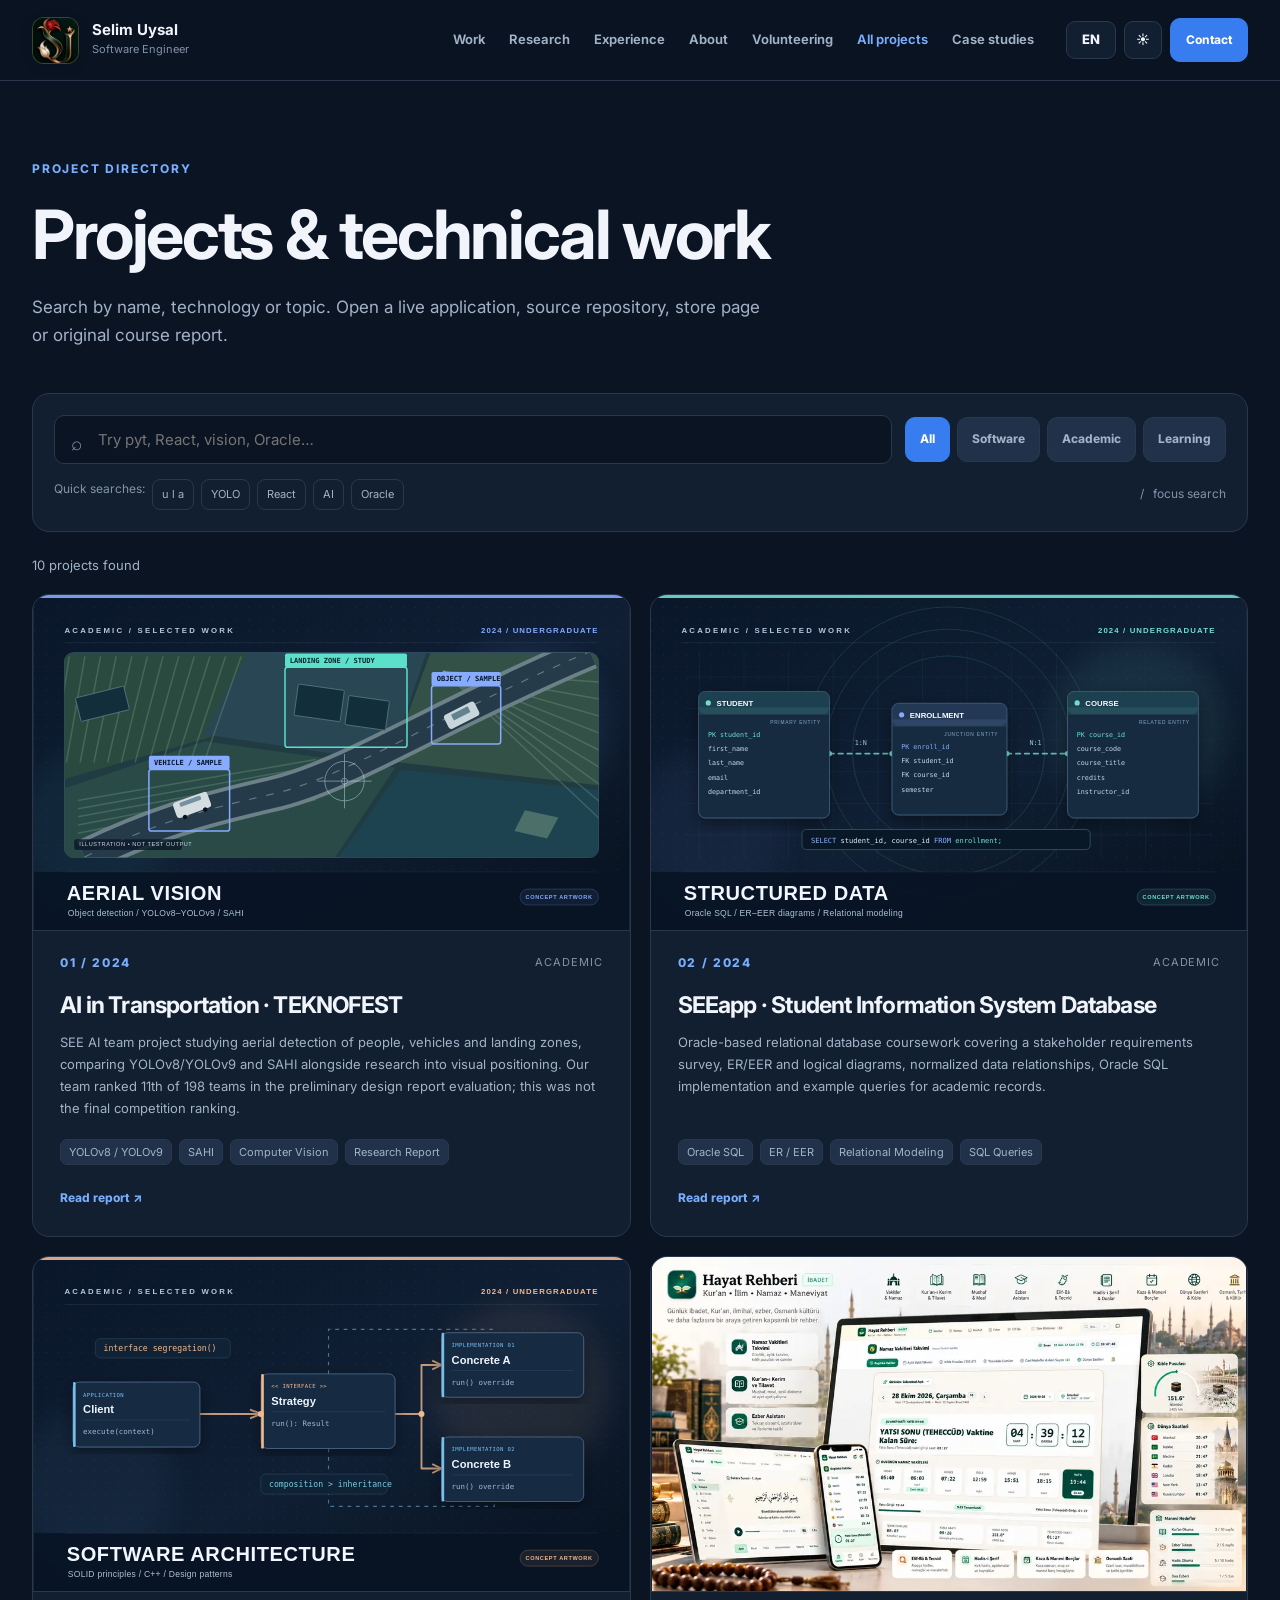
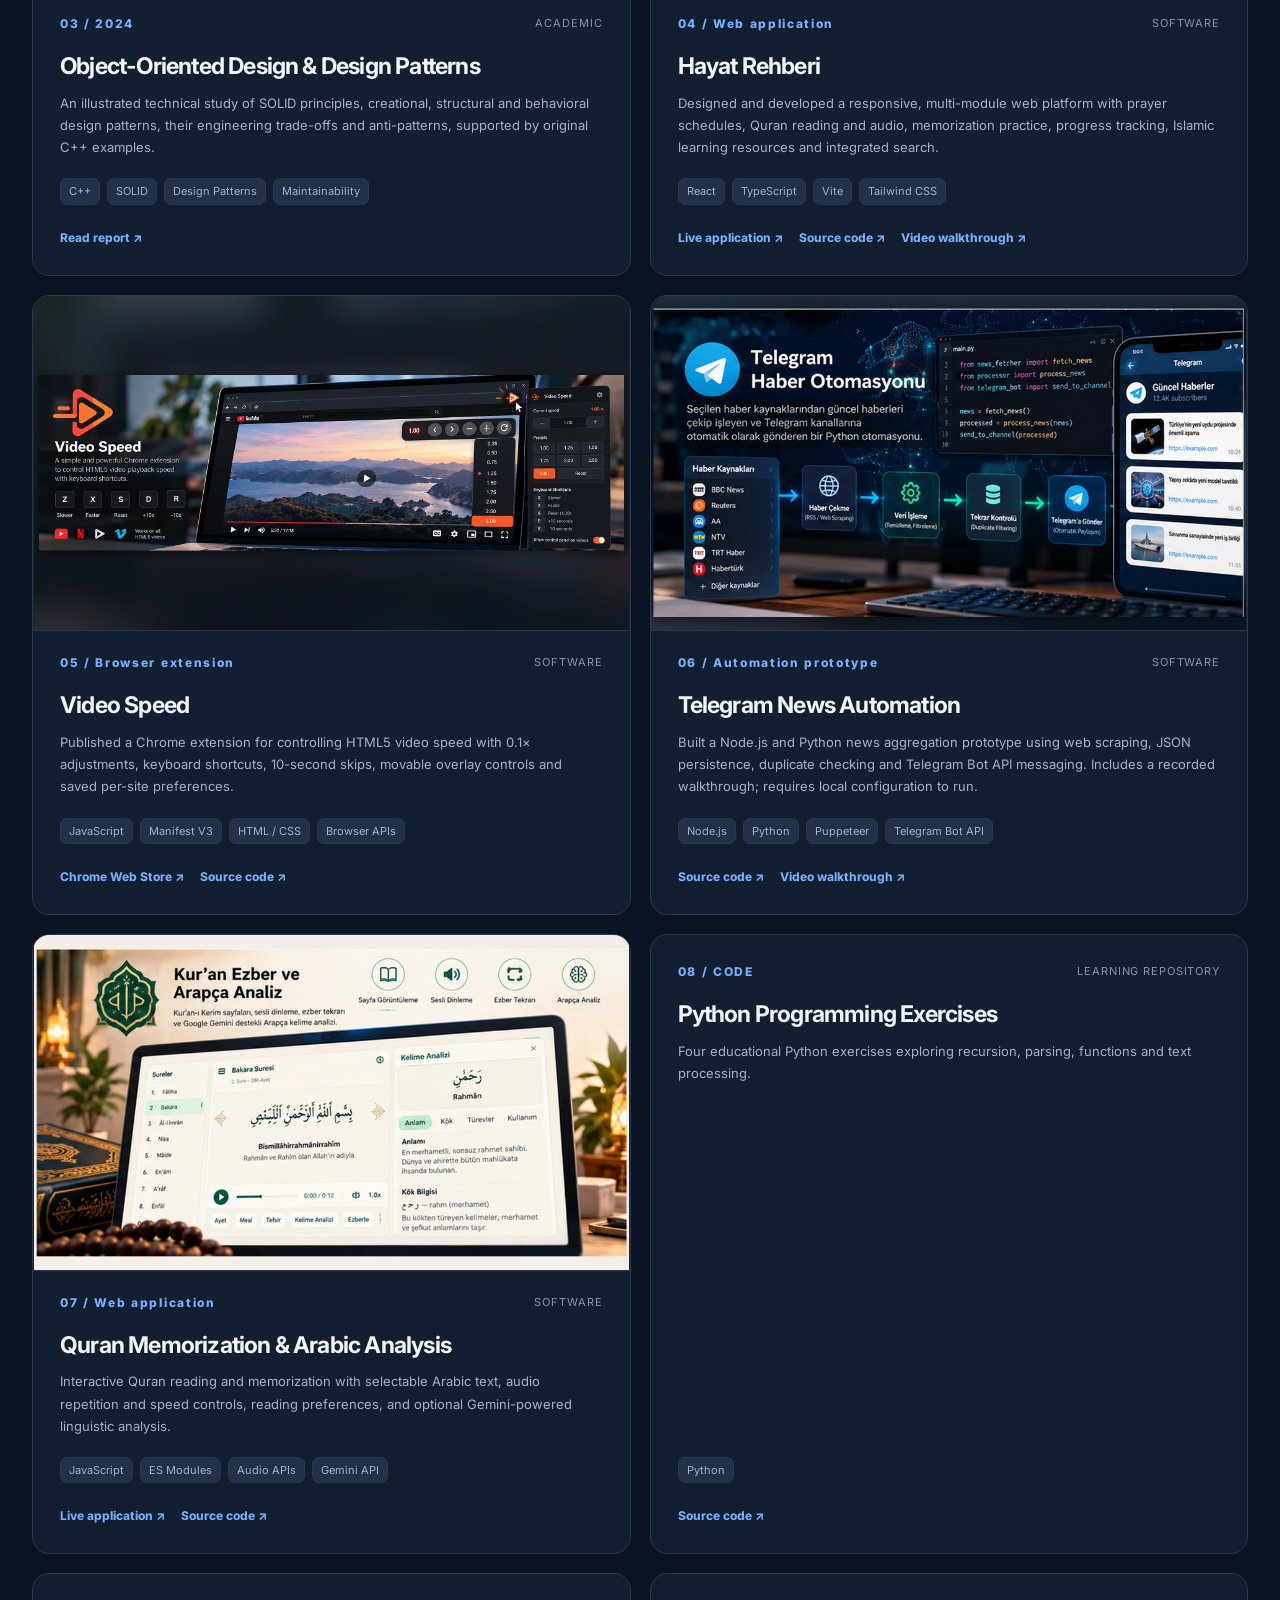
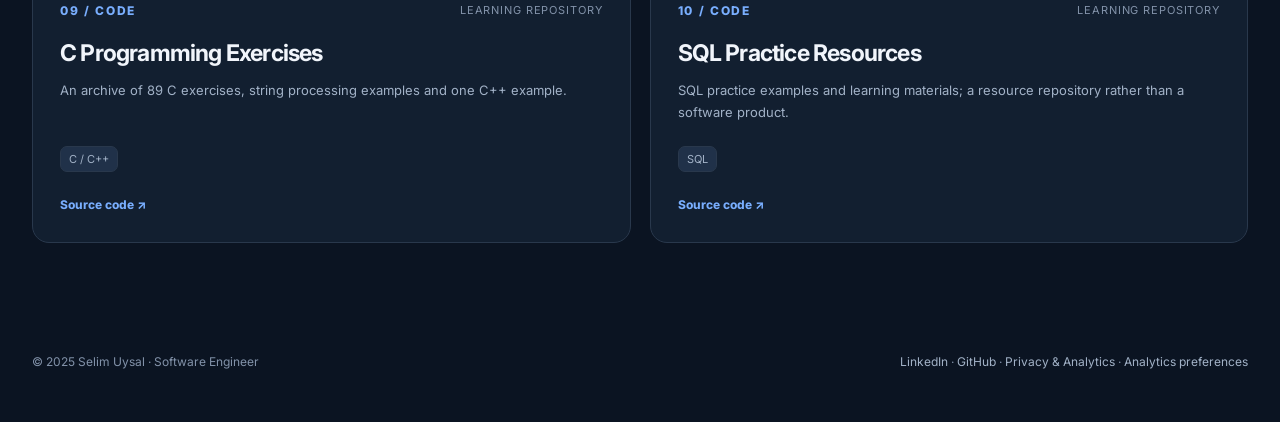
<file: projects.html>
<!doctype html>
<html lang="en"><head>
<meta charset="utf-8"><meta name="viewport" content="width=device-width,initial-scale=1">
<meta name="theme-color" content="#101827">
<meta name="description" content="Explore live web applications, browser extensions, automation projects and undergraduate technical reports by Selim Uysal.">
<meta name="author" content="Selim Uysal">
<meta name="robots" content="index, follow, max-image-preview:large">
<title>Software Projects | Selim Uysal</title>
<link rel="canonical" href="https://selimuysal.github.io/selim/projects.html">
<link rel="icon" type="image/png" sizes="128x128" href="./assets/favicon.png">
<link rel="icon" type="image/webp" sizes="400x400" href="./assets/selim-monogram.webp">
<link rel="apple-touch-icon" href="./assets/favicon.png">
<meta property="og:type" content="website">
<meta property="og:site_name" content="Selim Uysal">
<meta property="og:locale" content="en_US">
<meta property="og:title" content="Software Projects | Selim Uysal">
<meta property="og:description" content="Explore live web applications, browser extensions, automation projects and undergraduate technical reports by Selim Uysal.">
<meta property="og:url" content="https://selimuysal.github.io/selim/projects.html">
<meta property="og:image" content="https://selimuysal.github.io/selim/assets/og-cover.png?v=20261028-2">
<meta property="og:image:secure_url" content="https://selimuysal.github.io/selim/assets/og-cover.png?v=20261028-2">
<meta property="og:image:type" content="image/png">
<meta property="og:image:width" content="1200">
<meta property="og:image:height" content="630">
<meta property="og:image:alt" content="Selim Uysal portfolio share card with original portrait and SU monogram">
<meta name="twitter:card" content="summary_large_image">
<meta name="twitter:title" content="Software Projects | Selim Uysal">
<meta name="twitter:description" content="Explore live web applications, browser extensions, automation projects and undergraduate technical reports by Selim Uysal.">
<meta name="twitter:image" content="https://selimuysal.github.io/selim/assets/og-cover.png?v=20261028-2">
<meta name="twitter:image:alt" content="Selim Uysal portfolio share card with original portrait and SU monogram">
<link rel="stylesheet" href="./assets/site.css?v=20261030-style-cleanup-1">
<script>try{const t=localStorage.getItem('selim-theme');document.documentElement.dataset.theme=t==='light'?'light':'dark'}catch(e){document.documentElement.dataset.theme='dark'}</script>
<script defer type="module" src="./assets/site.js?v=20261030-menu-cleanup-1"></script>
<script defer src="./assets/consent-analytics.js?v=20261030-v3-3"></script>
</head><body data-page="projects">
<div id="app"><!-- PRERENDER:START -->
<a href="#main" class="skip">Skip to content</a><header class="site-header"><div class="container header-inner"><a href="./index.html" class="identity" aria-label="Selim Uysal — Home"><img class="identity-mark" src="./assets/selim-monogram.webp" alt="" width="43" height="43" decoding="async"><span class="identity-name"><strong>Selim Uysal</strong><small>Software Engineer</small></span></a><nav class="nav" aria-label="Primary navigation"><a href="./index.html#work">Work</a><a href="./index.html#research">Research</a><a href="./index.html#experience">Experience</a><a href="./index.html#about">About</a><a href="./index.html#volunteering">Volunteering</a><a href="./projects.html" aria-current="page">All projects</a><a href="./case-studies.html">Case studies</a></nav><div class="header-actions"><button class="lang-btn" data-lang="" aria-label="Language: Türkçe">EN</button><button class="icon-btn" data-toggle-theme="" aria-label="Change color theme" title="Change color theme">☀</button><a class="small-cta" href="./index.html#contact">Contact</a><button class="menu-btn" data-menu="" aria-expanded="false" aria-controls="mobile-nav" aria-label="Toggle navigation">☰</button></div></div><nav class="container mobile-nav " id="mobile-nav" aria-label="Mobile navigation"><a href="./index.html#work">Work</a><a href="./index.html#research">Research</a><a href="./index.html#experience">Experience</a><a href="./index.html#about">About</a><a href="./index.html#volunteering">Volunteering</a><a href="./projects.html" aria-current="page">All projects</a><a href="./case-studies.html">Case studies</a><a href="./index.html#contact">Contact</a></nav></header><main id="main" class="container"><div class="page-hero"><span class="eyebrow">PROJECT DIRECTORY</span><h1>Projects &amp; technical work</h1><p>Search by name, technology or topic. Open a live application, source repository, store page or original course report.</p></div><section class="search-panel" aria-label="Project search"><div class="search-toolbar"><label class="search-field"><span class="search-icon" aria-hidden="true">⌕</span><input id="query" type="search" autocomplete="off" placeholder="Try pyt, React, vision, Oracle…" value="" aria-label="All projects" aria-controls="results"></label><div class="filter-buttons" role="group" aria-label="Filters"><button data-filter="all" aria-pressed="true">All</button><button data-filter="software" aria-pressed="false">Software</button><button data-filter="research" aria-pressed="false">Academic</button><button data-filter="archive" aria-pressed="false">Learning</button></div></div><div class="search-bottom"><div class="suggestions"><span>Quick searches:</span><button data-query="pyt">pyt</button><button data-query="React">React</button><button data-query="AI">AI</button><button data-query="Oracle">Oracle</button><button data-query="Telegram">Telegram</button></div><span> / &nbsp; focus search</span></div></section><div class="directory-results"><p class="directory-status" id="count" role="status" aria-live="polite">10 projects found</p><div class="project-grid" id="results"><article class="project-card" data-project="teknofest"><a href="./assets/reports/teknofest-ai-transportation.pdf" class="project-cover-media" target="_blank" rel="noopener noreferrer" aria-label="Read academic project report"><img src="./assets/academic-teknofest-cover.svg" width="1600" height="900" loading="lazy" decoding="async" alt="Concept illustration of aerial computer vision; not actual experimental output"></a><div class="card-top"><span class="project-number">01 / 2024</span><span class="project-kind">Academic</span></div><h3>AI in Transportation · TEKNOFEST</h3><p>SEE AI team project studying aerial detection of people, vehicles and landing zones, comparing YOLOv8/YOLOv9 and SAHI alongside research into visual positioning. Our team ranked 11th of 198 teams in the preliminary design report evaluation; this was not the final competition ranking.</p><div class="tags"><span class="tag">YOLOv8 / YOLOv9</span><span class="tag">SAHI</span><span class="tag">Computer Vision</span><span class="tag">Research Report</span></div><div class="project-actions"><a class="" href="./assets/reports/teknofest-ai-transportation.pdf" target="_blank" rel="noopener noreferrer">Read report ↗</a></div></article><article class="project-card" data-project="oracle"><a href="./assets/reports/oracle-student-information-system.pdf" class="project-cover-media" target="_blank" rel="noopener noreferrer" aria-label="Read academic project report"><img src="./assets/academic-oracle-cover.svg" width="1600" height="900" loading="lazy" decoding="async" alt="Conceptual ER diagram of student course and enrollment database entities"></a><div class="card-top"><span class="project-number">02 / 2024</span><span class="project-kind">Academic</span></div><h3>SEEapp · Student Information System Database</h3><p>Oracle-based relational database coursework covering a stakeholder requirements survey, ER/EER and logical diagrams, normalized data relationships, Oracle SQL implementation and example queries for academic records.</p><div class="tags"><span class="tag">Oracle SQL</span><span class="tag">ER / EER</span><span class="tag">Relational Modeling</span><span class="tag">SQL Queries</span></div><div class="project-actions"><a class="" href="./assets/reports/oracle-student-information-system.pdf" target="_blank" rel="noopener noreferrer">Read report ↗</a></div></article><article class="project-card" data-project="patterns"><a href="./assets/reports/design_patterns_SE461.pdf" class="project-cover-media" target="_blank" rel="noopener noreferrer" aria-label="Read academic project report"><img src="./assets/academic-patterns-cover.svg" width="1600" height="900" loading="lazy" decoding="async" alt="Conceptual UML style diagram of Strategy design pattern and implementations"></a><div class="card-top"><span class="project-number">03 / 2024</span><span class="project-kind">Academic</span></div><h3>Object-Oriented Design &amp; Design Patterns</h3><p>An illustrated technical study of SOLID principles, creational, structural and behavioral design patterns, their engineering trade-offs and anti-patterns, supported by original C++ examples.</p><div class="tags"><span class="tag">C++</span><span class="tag">SOLID</span><span class="tag">Design Patterns</span><span class="tag">Maintainability</span></div><div class="project-actions"><a class="" href="./assets/reports/design_patterns_SE461.pdf" target="_blank" rel="noopener noreferrer">Read report ↗</a></div></article><article class="project-card" data-project="hayat"><a href="https://selimuysal.github.io/hayat-rehberi/" class="project-cover-media" target="_blank" rel="noopener noreferrer" aria-label="View project: Hayat Rehberi"><img src="./assets/hayat-rehberi-cover.webp" width="1000" height="563" loading="lazy" decoding="async" alt="Hayat Rehberi application modules overview"></a><div class="card-top"><span class="project-number">04 / Web application</span><span class="project-kind">Software</span></div><h3>Hayat Rehberi</h3><p>Designed and developed a responsive, multi-module web platform with prayer schedules, Quran reading and audio, memorization practice, progress tracking, Islamic learning resources and integrated search.</p><div class="tags"><span class="tag">React</span><span class="tag">TypeScript</span><span class="tag">Vite</span><span class="tag">Tailwind CSS</span></div><div class="project-actions"><a class="" href="https://selimuysal.github.io/hayat-rehberi/" target="_blank" rel="noopener noreferrer">Live application ↗</a><a class="" href="https://github.com/SelimUysal/hayat-rehberi" target="_blank" rel="noopener noreferrer">Source code ↗</a><a href="https://youtu.be/V_ogWBPFksc" target="_blank" rel="noopener noreferrer">Video walkthrough <span aria-hidden="true">↗</span></a></div></article><article class="project-card" data-project="video"><a href="https://chromewebstore.google.com/detail/video-speed/cmjafmcaccbhfgcjnfldaahebnbbppje" class="project-cover-media" target="_blank" rel="noopener noreferrer" aria-label="View project: Video Speed"><img src="./assets/video-speed-cover.webp" width="1920" height="1080" loading="lazy" decoding="async" alt="Video Speed extension playback controls and browser interface"></a><div class="card-top"><span class="project-number">05 / Browser extension</span><span class="project-kind">Software</span></div><h3>Video Speed</h3><p>Published a Chrome extension for controlling HTML5 video speed with 0.1× adjustments, keyboard shortcuts, 10-second skips, movable overlay controls and saved per-site preferences.</p><div class="tags"><span class="tag">JavaScript</span><span class="tag">Manifest V3</span><span class="tag">HTML / CSS</span><span class="tag">Browser APIs</span></div><div class="project-actions"><a class="" href="https://chromewebstore.google.com/detail/video-speed/cmjafmcaccbhfgcjnfldaahebnbbppje" target="_blank" rel="noopener noreferrer">Chrome Web Store ↗</a><a class="" href="https://github.com/SelimUysal/video-speed" target="_blank" rel="noopener noreferrer">Source code ↗</a></div></article><article class="project-card" data-project="telegram"><a href="https://github.com/SelimUysal/telegramaHaberGonder" class="project-cover-media" target="_blank" rel="noopener noreferrer" aria-label="View project: Telegram News Automation"><img src="./assets/telegram-news-cover.webp" width="1920" height="1080" loading="lazy" decoding="async" alt="Telegram news automation workflow and sample channel"></a><div class="card-top"><span class="project-number">06 / Automation prototype</span><span class="project-kind">Software</span></div><h3>Telegram News Automation</h3><p>Built a Node.js and Python news aggregation prototype using web scraping, JSON persistence, duplicate checking and Telegram Bot API messaging. Includes a recorded walkthrough; requires local configuration to run.</p><div class="tags"><span class="tag">Node.js</span><span class="tag">Python</span><span class="tag">Puppeteer</span><span class="tag">Telegram Bot API</span></div><div class="project-actions"><a class="" href="https://github.com/SelimUysal/telegramaHaberGonder" target="_blank" rel="noopener noreferrer">Source code ↗</a><a class="" href="https://www.youtube.com/watch?v=R9HX1uPrGEg" target="_blank" rel="noopener noreferrer">Video walkthrough ↗</a></div></article><article class="project-card" data-project="quran"><a href="https://selimuysal.github.io/kuran-ezber/" class="project-cover-media" target="_blank" rel="noopener noreferrer" aria-label="View project: Quran Memorization & Arabic Analysis"><img src="./assets/quran-memorization-cover.webp" width="1920" height="1080" loading="lazy" decoding="async" alt="Quran memorization and Arabic word analysis application"></a><div class="card-top"><span class="project-number">07 / Web application</span><span class="project-kind">Software</span></div><h3>Quran Memorization &amp; Arabic Analysis</h3><p>Interactive Quran reading and memorization with selectable Arabic text, audio repetition and speed controls, reading preferences, and optional Gemini-powered linguistic analysis.</p><div class="tags"><span class="tag">JavaScript</span><span class="tag">ES Modules</span><span class="tag">Audio APIs</span><span class="tag">Gemini API</span></div><div class="project-actions"><a class="" href="https://selimuysal.github.io/kuran-ezber/" target="_blank" rel="noopener noreferrer">Live application ↗</a><a class="" href="https://github.com/SelimUysal/kuran-ezber" target="_blank" rel="noopener noreferrer">Source code ↗</a></div></article><article class="project-card" data-project="python-exercises"><div class="card-top"><span class="project-number">08 / CODE</span><span class="project-kind">Learning repository</span></div><h3>Python Programming Exercises</h3><p>Four educational Python exercises exploring recursion, parsing, functions and text processing.</p><div class="tags"><span class="tag">Python</span></div><div class="project-actions"><a class="" href="https://github.com/SelimUysal/Python-simple-code" target="_blank" rel="noopener noreferrer">Source code ↗</a></div></article><article class="project-card" data-project="c-exercises"><div class="card-top"><span class="project-number">09 / CODE</span><span class="project-kind">Learning repository</span></div><h3>C Programming Exercises</h3><p>An archive of 89 C exercises, string processing examples and one C++ example.</p><div class="tags"><span class="tag">C / C++</span></div><div class="project-actions"><a class="" href="https://github.com/SelimUysal/C-dili-ornekler" target="_blank" rel="noopener noreferrer">Source code ↗</a></div></article><article class="project-card" data-project="sql-resources"><div class="card-top"><span class="project-number">10 / CODE</span><span class="project-kind">Learning repository</span></div><h3>SQL Practice Resources</h3><p>SQL practice examples and learning materials; a resource repository rather than a software product.</p><div class="tags"><span class="tag">SQL</span></div><div class="project-actions"><a class="" href="https://github.com/SelimUysal/SQL-examples" target="_blank" rel="noopener noreferrer">Source code ↗</a></div></article></div><p id="empty" class="empty-state" hidden="">No matching projects. Try another search.</p></div></main><footer class="container footer"><span>© 2025 Selim Uysal · Software Engineer</span><span><a class="" href="https://github.com/SelimUysal" target="_blank" rel="noopener noreferrer">GitHub</a> ·  · <a href="https://www.linkedin.com/in/seli%CC%87muysal/?locale=en-US" target="_blank" rel="noopener noreferrer">LinkedIn ↗</a> · <a href="./privacy.html">Privacy &amp; Analytics</a> · <a href="./index.html?analytics=preferences">Analytics preferences</a></span></footer>
<!-- PRERENDER:END --></div>
</body></html>
</file>
<file: assets/site.css>
@import url('https://fonts.googleapis.com/css2?family=Inter:wght@400;500;600;700;800&display=swap');
:root{--bg:#0b1422;--panel:#121f30;--panel-2:#18263a;--ink:#f1f5fb;--muted:#a2b2c7;--faint:#8292a9;--line:#29384c;--blue:#79aefe;--blue-strong:#377df0;--tag:#203149;--shadow:0 16px 52px #00000022;color-scheme:dark}
:root[data-theme='light']{--bg:#f6f8fc;--panel:#fff;--panel-2:#edf3fb;--ink:#152239;--muted:#4e6078;--faint:#677993;--line:#d7e0eb;--blue:#145ec7;--blue-strong:#216cd9;--tag:#eaf0f8;--shadow:0 14px 40px #1a30531a;color-scheme:light}
*{box-sizing:border-box}html{scroll-behavior:smooth;scroll-padding-top:110px}body{margin:0;background:var(--bg);color:var(--ink);font-family:Inter,ui-sans-serif,-apple-system,BlinkMacSystemFont,'Segoe UI',sans-serif;font-size:15px;line-height:1.68;-webkit-font-smoothing:antialiased}a{color:inherit;text-decoration:none}a:hover{color:var(--blue)}button,input{font:inherit}button{cursor:pointer}button:focus-visible,a:focus-visible,input:focus-visible{outline:3px solid var(--blue);outline-offset:4px}h1,h2,h3,h4,p{margin:0}h1,h2,h3,h4{letter-spacing:-.035em;line-height:1.2}p{color:var(--muted)}.skip{position:fixed;z-index:1000;top:-100px;left:20px;background:var(--ink);color:var(--bg);padding:10px 20px;border-radius:8px}.skip:focus{top:12px}.container{width:min(1220px,calc(100% - 64px));margin-inline:auto}.section{padding:84px 0;border-bottom:1px solid var(--line)}.eyebrow,.kicker{color:var(--blue);font-size:12px;font-weight:750;letter-spacing:.15em;text-transform:uppercase}.kicker{display:block;margin-bottom:15px}.section-heading{display:flex;justify-content:space-between;align-items:end;gap:30px;margin-bottom:30px}.section-heading h2{font-size:clamp(30px,4vw,45px);margin:6px 0 10px}.section-heading p{max-width:640px;font-size:15px}.plain-link{font-size:13px;color:var(--blue);font-weight:750;white-space:nowrap}.plain-link:hover{text-decoration:underline;text-underline-offset:5px}.site-header{position:sticky;top:0;z-index:100;border-bottom:1px solid var(--line);background:color-mix(in srgb,var(--bg) 93%,transparent);backdrop-filter:blur(18px)}.header-inner{min-height:80px;display:flex;align-items:center;gap:24px}.identity{display:flex;align-items:center;gap:13px;flex-shrink:0}.identity-mark{display:grid;place-items:center;width:43px;height:43px;background:var(--blue-strong);color:#fff;font-size:17px;font-weight:800;letter-spacing:-.06em;border-radius:12px}.identity-name{display:grid;gap:2px}.identity-name strong{font-size:15px;color:var(--ink);line-height:1.1}.identity-name small{font-size:11px;color:var(--faint)}.nav{display:flex;align-items:center;gap:24px;margin-left:auto}.nav a{font-size:13px;font-weight:650;color:var(--muted)}.nav a:hover,.nav a[aria-current=page]{color:var(--blue)}.header-actions{display:flex;align-items:center;gap:8px;margin-left:8px}.icon-btn,.lang-btn,.menu-btn{border:1px solid var(--line);border-radius:9px;height:38px;min-width:38px;background:var(--panel);color:var(--ink);display:grid;place-items:center;font-size:13px;font-weight:800}.lang-btn{width:50px}.icon-btn:hover,.lang-btn:hover,.menu-btn:hover{border-color:var(--blue)}.menu-btn{display:none}.mobile-nav{display:none}.small-cta{background:var(--blue-strong);color:#fff;border-radius:9px;padding:11px 15px;font-size:12px;font-weight:750;white-space:nowrap}.small-cta:hover{color:#fff;filter:brightness(1.12)}
.hero{display:grid;grid-template-columns:minmax(0,1.06fr) minmax(320px,.94fr);gap:44px;align-items:center;padding:72px 0 64px}.hero h1{font-size:clamp(44px,5.05vw,76px);letter-spacing:-.07em;line-height:1.055;margin:19px 0 23px;max-width:780px}.hero h1 em{color:var(--blue);font-style:normal}.hero-lead{font-size:clamp(16px,1.5vw,18px);line-height:1.75;max-width:590px}.hero-actions{display:flex;flex-wrap:wrap;gap:12px;margin-top:31px}.button{display:inline-flex;align-items:center;justify-content:center;gap:11px;min-height:46px;padding:11px 18px;border-radius:10px;font-size:13px;font-weight:750;transition:transform .15s,filter .15s}.button:hover{transform:translateY(-2px)}.button-primary{background:var(--blue-strong);color:#fff}.button-primary:hover{color:#fff;filter:brightness(1.12)}.button-outline{border:1px solid var(--line);background:var(--panel);color:var(--ink)}.button-outline:hover{border-color:var(--blue)}.hero-notes{display:flex;flex-wrap:wrap;align-items:center;gap:9px;margin-top:28px;font-size:12px;color:var(--faint)}.hero-notes span:not(:last-child)::after{content:'·';margin-left:10px;color:var(--blue)}.hero-visual{position:relative;min-height:470px;border-radius:22px;border:1px solid var(--line);overflow:hidden;box-shadow:var(--shadow)}.hero-visual::after{content:'';position:absolute;inset:0;background:linear-gradient(90deg,#08132335,transparent 65%);pointer-events:none}.visual-content{position:absolute;z-index:1;bottom:28px;left:30px;right:25px}.visual-top{position:absolute;z-index:1;top:24px;left:26px;right:26px;display:flex;justify-content:space-between;align-items:center;gap:16px;color:#fff;font-size:11px;letter-spacing:.1em}.visual-top span{background:#08182cb5;padding:9px 12px;border-radius:8px}.visual-content strong{color:#fff;font-size:clamp(24px,3vw,35px);line-height:1.19;max-width:340px;display:block;letter-spacing:-.045em}.visual-content p{color:#e2eefa;font-size:12px;margin-top:9px}.metrics{display:grid;grid-template-columns:repeat(4,1fr);border:1px solid var(--line);border-radius:16px;margin-bottom:62px;background:var(--panel)}.metric{padding:20px 23px}.metric:not(:last-child){border-right:1px solid var(--line)}.metric strong{display:block;font-size:23px;line-height:1.2;margin-bottom:5px}.metric span{display:block;color:var(--muted);font-size:12px}
.project-grid{display:grid;grid-template-columns:repeat(2,minmax(0,1fr));gap:19px}.project-card{background:var(--panel);border:1px solid var(--line);border-radius:17px;min-width:0;padding:27px;display:flex;flex-direction:column;min-height:280px;transition:border-color .15s,transform .15s}.project-card:hover{border-color:var(--blue);transform:translateY(-2px)}.card-top{display:flex;justify-content:space-between;align-items:start;gap:15px;margin-bottom:18px}.project-number{font-size:12px;color:var(--blue);font-weight:800;letter-spacing:.14em}.project-kind{color:var(--faint);font-size:11px;text-transform:uppercase;letter-spacing:.08em}.project-card h3{font-size:23px;line-height:1.25;margin-bottom:11px}.project-card p{line-height:1.7;font-size:13px;flex:1;margin-bottom:20px}.tags{display:flex;flex-wrap:wrap;gap:7px}.tag{display:inline-block;border:1px solid var(--line);background:var(--tag);font-size:11px;color:var(--muted);border-radius:7px;padding:5px 8px;line-height:1.3}.project-actions{display:flex;flex-wrap:wrap;gap:16px;margin-top:23px}.project-actions a,.certificate a,.cv-card a{color:var(--blue);font-size:12px;font-weight:760}.project-actions a:hover,.certificate a:hover,.cv-card a:hover{text-decoration:underline;text-underline-offset:5px}.academic-grid{display:grid;grid-template-columns:repeat(3,minmax(0,1fr));gap:16px}.academic-grid .project-card{padding:23px;min-height:290px}.academic-grid .project-card h3{font-size:20px}.academic-grid .project-card p{font-size:12.5px}.section-note{margin-top:21px;font-size:12px;color:var(--faint)}
.research-band{display:grid;grid-template-columns:1.45fr .75fr;gap:44px;background:var(--panel);border:1px solid var(--line);border-radius:20px;padding:43px;margin-bottom:36px}.research-band h3{font-size:clamp(24px,2.5vw,33px);margin:9px 0 18px}.research-band p{font-size:14px;line-height:1.9}.research-tags{display:flex;flex-wrap:wrap;gap:9px;align-content:start}.research-tags>h4{width:100%;font-size:13px;margin:7px 0 8px}.research-tags .tag{font-size:12px}.timeline{display:grid;grid-template-columns:repeat(3,minmax(0,1fr));gap:17px}.experience-card{border-top:2px solid var(--blue);background:var(--panel);border-radius:0 0 13px 13px;padding:27px;min-width:0}.experience-card time{font-size:12px;color:var(--blue);font-weight:750}.experience-card h3{font-size:21px;margin:15px 0 6px}.experience-card strong{font-size:12px;color:var(--ink)}.experience-card p{margin-top:13px;font-size:13px}.bottom-grid{display:grid;grid-template-columns:1fr 1fr;gap:35px}.info-card{background:var(--panel);border:1px solid var(--line);border-radius:16px;padding:28px}.info-card h3{font-size:21px;margin-bottom:17px}.info-card p{font-size:13px}.info-card .line{border-top:1px solid var(--line);margin:19px 0}.info-card h4{font-size:15px;margin:9px 0 5px}.certificate-grid,.cv-grid{display:grid;grid-template-columns:repeat(2,minmax(0,1fr));gap:18px}.certificate,.cv-card{border:1px solid var(--line);border-radius:16px;background:var(--panel);padding:27px}.certificate h3,.cv-card h3{font-size:20px;margin:8px 0 12px}.certificate p,.cv-card p{font-size:13px;margin-bottom:16px}.contact-panel{border:1px solid var(--line);border-radius:20px;padding:43px;background:linear-gradient(115deg,var(--panel),var(--panel-2));display:flex;justify-content:space-between;gap:24px;align-items:center}.contact-panel h2{font-size:clamp(25px,3vw,37px);margin:8px 0 10px}.contact-links{display:flex;gap:12px;flex-wrap:wrap}.footer{padding:34px 0 50px;display:flex;justify-content:space-between;gap:18px;color:var(--faint);font-size:12px}.footer a{color:var(--muted)}.footer a:hover{color:var(--blue)}
.page-hero{padding:74px 0 43px}.page-hero h1{font-size:clamp(43px,5.5vw,68px);margin:14px 0 17px}.page-hero p{font-size:17px;max-width:730px}.search-panel{border:1px solid var(--line);background:var(--panel);border-radius:17px;padding:21px;margin-bottom:23px}.search-toolbar{display:flex;gap:13px;align-items:center;flex-wrap:wrap}.search-field{position:relative;flex:1;min-width:250px}.search-field input{width:100%;min-height:48px;padding:11px 16px 11px 43px;background:var(--bg);color:var(--ink);border:1px solid var(--line);border-radius:10px;outline:none}.search-field input:focus{border-color:var(--blue)}.search-icon{position:absolute;left:17px;top:13px;color:var(--faint);font-size:19px;pointer-events:none}.filter-buttons{display:flex;flex-wrap:wrap;gap:7px}.filter-buttons button{background:var(--tag);color:var(--muted);border:1px solid var(--line);border-radius:9px;padding:11px 14px;font-size:12px;font-weight:750}.filter-buttons button[aria-pressed=true]{color:#fff;background:var(--blue-strong);border-color:var(--blue-strong)}.search-bottom{display:flex;justify-content:space-between;gap:15px;flex-wrap:wrap;align-items:center;margin-top:15px;font-size:12px;color:var(--faint)}.suggestions{display:flex;gap:7px;flex-wrap:wrap}.suggestions button{border:1px solid var(--line);border-radius:8px;background:transparent;color:var(--muted);padding:5px 9px;font-size:11px}.suggestions button:hover{border-color:var(--blue)}.directory-results{padding-bottom:75px}.directory-results .project-card{min-height:270px}.empty-state{border:1px dashed var(--line);border-radius:12px;text-align:center;padding:60px 20px;color:var(--muted)}.directory-status{font-size:13px;color:var(--muted);margin-bottom:18px}
.cv-wrapper{max-width:920px;margin:55px auto 90px}.cv-toolbar{display:flex;align-items:center;justify-content:space-between;gap:15px;margin-bottom:23px}.cv-paper{background:#fff;color:#192b41;padding:55px 62px;box-shadow:0 15px 55px #00000018;border-radius:10px}.cv-paper h1{font-size:48px;margin-bottom:9px;color:#142339}.cv-paper .cv-subtitle{color:#4f6580;font-size:13px}.cv-paper a{color:#215f9d}.cv-paper a:hover{text-decoration:underline}.cv-paper .cv-intro{font-size:14px;color:#334960;margin:24px 0}.cv-paper h2{border-bottom:1px solid #cad3df;padding:0 0 10px;margin:31px 0 18px;font-size:17px;text-transform:uppercase;letter-spacing:.04em;color:#1b4574}.cv-paper h3{font-size:15px;color:#192b41;margin-bottom:5px}.cv-paper p{font-size:12.5px;color:#415368}.cv-entry{margin:0 0 19px;break-inside:avoid}.cv-entry-top{display:flex;justify-content:space-between;gap:14px}.cv-entry-top small{white-space:nowrap;color:#5c7085}.cv-tech{color:#285c8c!important;font-size:11px!important;margin-top:7px!important}.cv-paper .tag{background:#ecf3fa;color:#355474;border-color:#d9e5ed}.cv-paper .project-actions{margin-top:8px}.cv-paper .project-actions a{font-size:11px}.cv-paper .cv-inline{display:flex;gap:17px;flex-wrap:wrap;margin-top:14px;font-size:12px;color:#506884}
@media(max-width:1100px){.header-inner{gap:16px}.nav{gap:15px}.hero{gap:30px}.academic-grid{grid-template-columns:repeat(2,1fr)}}
@media(max-width:900px){.container{width:min(100% - 40px,1220px)}.nav{display:none}.menu-btn{display:grid}.header-actions{margin-left:auto}.mobile-nav{display:none}.mobile-nav.open{display:grid;grid-template-columns:repeat(2,1fr);gap:5px 13px;padding:8px 0 20px}.mobile-nav a{padding:12px 10px;border-bottom:1px solid var(--line);font-size:13px;font-weight:650}.hero{grid-template-columns:1fr;gap:30px;padding:52px 0}.hero-visual{min-height:340px}.metrics{margin-bottom:35px}.research-band{grid-template-columns:1fr;gap:20px}.timeline{grid-template-columns:1fr}.experience-card{padding:23px}.bottom-grid{gap:17px}.small-cta{display:none}}
@media(max-width:630px){.container{width:calc(100% - 32px)}.header-inner{min-height:66px}.identity-mark{width:38px;height:38px}.identity-name strong{font-size:13px}.identity-name small{font-size:10px}.header-actions{gap:5px}.icon-btn,.lang-btn,.menu-btn{min-width:35px;height:35px}.lang-btn{width:42px}.hero{padding-top:43px}.hero h1{font-size:clamp(40px,10vw,58px)}.hero-lead{font-size:15px}.hero-visual{min-height:305px}.visual-content{bottom:22px;left:23px}.visual-top{left:22px;right:22px}.visual-content strong{font-size:25px}.metrics{grid-template-columns:repeat(2,1fr)}.metric{padding:16px}.metric:nth-child(2){border-right:0}.metric:nth-child(-n+2){border-bottom:1px solid var(--line)}.metric strong{font-size:21px}.section{padding:56px 0}.section-heading{display:block}.section-heading h2{font-size:32px}.section-heading .plain-link{display:inline-block;margin-top:15px}.project-grid,.academic-grid,.certificate-grid,.cv-grid,.bottom-grid{grid-template-columns:1fr}.project-card,.academic-grid .project-card{padding:23px;min-height:0}.research-band{padding:25px}.contact-panel{padding:28px;display:block}.contact-links{margin-top:23px}.footer{flex-direction:column}.page-hero{padding:50px 0 33px}.page-hero h1{font-size:43px}.search-toolbar{display:block}.search-field{min-width:0}.filter-buttons{margin-top:13px}.filter-buttons button{flex:1;padding:10px}.cv-wrapper{margin:25px 0 65px}.cv-paper{padding:29px 22px}.cv-paper h1{font-size:37px}.cv-entry-top{display:block}.cv-entry-top small{display:block;margin-top:4px}}
@media print{@page{size:A4;margin:16mm 15mm}.site-header,.footer,.cv-toolbar{display:none!important}body,.cv-paper{background:#fff!important;color:#111!important}.cv-wrapper{max-width:none;margin:0}.cv-paper{padding:0;box-shadow:none;border-radius:0}.cv-paper h1{font-size:34pt}.cv-paper h2{font-size:13pt}.cv-entry{break-inside:avoid}.cv-paper .cv-inline{font-size:9pt}}
@media(prefers-reduced-motion:reduce){html{scroll-behavior:auto}*,*:before,*:after{transition:none!important;animation:none!important}}
[hidden]{display:none!important}

/* 2026-10-28: Personal portrait and SU brand monogram — responsive, optimized assets */
.identity-mark{
 display:block;width:47px;height:47px;flex:0 0 47px;padding:0;
 object-fit:cover;object-position:center;border-radius:12px;
 background:#041d16;border:1px solid rgba(214,181,102,.27);
 box-shadow:0 2px 12px rgba(0,0,0,.13);
}
.hero-visual{
 background:#e8eef5;isolation:isolate;min-height:470px;
}
.portrait-photo{
 position:absolute;inset:0;width:100%;height:100%;display:block;
 object-fit:cover;object-position:50% 35%;
}
.hero-visual::after{
 z-index:0;background:linear-gradient(180deg,rgba(8,21,39,.05) 0%,transparent 42%,rgba(6,16,31,.93) 100%);
}
.visual-top,.visual-content{z-index:2;}
.visual-top span{background:rgba(8,24,44,.82);color:#fff;backdrop-filter:blur(6px)}
.visual-content strong{color:#fff;text-shadow:0 2px 14px rgba(0,0,0,.6)}
.visual-content p{color:#e1eaf6;text-shadow:0 1px 12px rgba(0,0,0,.55)}
@media(max-width:630px){
 .identity-mark{width:40px;height:40px;flex-basis:40px;border-radius:10px}
 .hero-visual{min-height:380px}
 .portrait-photo{object-position:center 35%}
}

/* Evidence link for the AYESAŞ internship; visual consistency across screen sizes. */
.experience-video{display:inline-flex;align-items:center;gap:9px;font-size:12px;font-weight:750;margin-top:17px;min-height:35px;padding:7px 12px;border:1px solid var(--line);border-radius:9px;color:var(--blue);background:var(--panel-2)}
.experience-video:hover{border-color:var(--blue);color:var(--blue)}
.cv-paper .cv-intro{font-size:14px;line-height:1.75}
.cv-research-copy{font-size:12.5px;line-height:1.8;margin-bottom:21px}
.cv-context{font-size:11.5px;line-height:1.7;margin-bottom:19px}
.cv-paper .cv-featured-experience{padding:16px 18px;background:#f0f5fb;border-radius:10px;border-left:3px solid #2668b0}
.cv-paper .cv-featured-experience p{margin-top:7px}
.cv-paper .cv-evidence{display:flex;flex-wrap:wrap;gap:10px;margin-top:13px}
.cv-paper .cv-evidence a{display:inline-flex;align-items:center;padding:8px 11px;border:1px solid #adc7df;border-radius:8px;text-decoration:none;color:#17568e;font-weight:750}
.cv-paper .cv-evidence a:hover{background:#e2edf8}
.cv-paper .cv-skill-groups{display:grid;grid-template-columns:1fr;gap:13px}
.cv-paper .cv-skill-group{break-inside:avoid}
.cv-paper .cv-skill-group h3{font-size:12px;margin-bottom:7px;color:#335978}
.cv-paper .cv-credential{margin-bottom:10px}
@media(max-width:630px){.cv-paper .cv-featured-experience{padding:14px}.experience-video{font-size:11.5px}}
@media print{.cv-paper .cv-featured-experience{background:#fff;border-left:2px solid #526f92;padding:10px 14px}.experience-video{color:#184d79;background:#fff;border:1px solid #aab9c9}.cv-paper .cv-evidence a{padding:3px 0;border:0}}

/* Three featured credentials; use full card widths on smaller screens. */
.certificate-grid{grid-template-columns:repeat(3,minmax(0,1fr))}
@media(max-width:900px){.certificate-grid{grid-template-columns:repeat(2,minmax(0,1fr))}}
@media(max-width:630px){.certificate-grid{grid-template-columns:1fr}}

/* Community work is intentionally understated, distinct from professional work. */
.volunteer-panel{display:flex;align-items:center;justify-content:space-between;gap:26px;padding:32px 36px;border:1px solid var(--line);border-radius:18px;background:var(--panel)}
.volunteer-copy{max-width:740px;min-width:0}
.volunteer-panel h2{font-size:clamp(26px,3vw,36px);margin:9px 0 12px}
.volunteer-lead{max-width:660px;font-size:15px;line-height:1.75}
.volunteer-note{display:inline-block;color:var(--faint);font-size:12px;margin-top:14px}
.volunteer-link{flex:none;white-space:normal;text-align:center}
@media(max-width:900px){.volunteer-panel{padding:27px}}
@media(max-width:630px){.volunteer-panel{flex-direction:column;align-items:stretch;padding:23px;gap:18px}.volunteer-link{width:100%}}

.experience-date-link{color:var(--blue);text-decoration:underline;text-decoration-color:transparent;text-underline-offset:3px}.experience-date-link:hover{text-decoration-color:currentColor}

/* Technical case study reading layout */
.study-panel{border:1px solid var(--line);border-radius:18px;padding:clamp(22px,4vw,45px);background:var(--panel)}.study-panel h2{font-size:clamp(29px,4.5vw,49px);margin:9px 0 25px}.study-panel h3{font-size:16px;margin-bottom:9px}.study-grid{display:grid;grid-template-columns:repeat(2,minmax(0,1fr));gap:28px}.study-grid p{line-height:1.85;overflow-wrap:anywhere}.study-note{margin:23px 0 17px;color:var(--muted);font-size:13px;line-height:1.75}.study-panel .project-actions{display:flex;flex-wrap:wrap;gap:16px}@media(max-width:630px){.study-grid{grid-template-columns:1fr;gap:22px}.study-panel{padding:22px}.study-panel h2{font-size:30px}}

/* Unified contact buttons and controls */
.contact-links{display:grid;grid-template-columns:repeat(2,minmax(0,1fr));gap:12px;width:min(100%,360px);flex-shrink:0}
.contact-links .contact-button{width:100%;min-width:0;min-height:46px;padding:11px 14px;border:1px solid var(--line);background:var(--panel);color:var(--ink);border-radius:10px;font-size:13px;font-weight:750;justify-content:center;text-align:center}
.contact-links .contact-button:hover{border-color:var(--blue);background:var(--panel-2);color:var(--blue)}
.small-cta{display:inline-flex;align-items:center;justify-content:center;min-height:42px;border:1px solid var(--blue-strong);border-radius:10px}
.button,.filter-buttons button,.experience-video,.volunteer-link{border-radius:10px;font-weight:750}
@media(max-width:900px){.contact-links{width:min(100%,400px)}}
@media(max-width:630px){.contact-links{width:100%;grid-template-columns:repeat(2,minmax(0,1fr))}.contact-links .contact-button{padding:11px 8px}}
@media(max-width:350px){.contact-links{grid-template-columns:1fr}}


/* Immersive editorial hero: integrated portrait, accessible content and responsive stacking. */
.hero{position:relative;isolation:isolate;overflow:hidden;display:flex;align-items:center;min-height:625px;border:1px solid var(--line);border-radius:22px;padding:0;margin:34px 0 54px;background:#091827;box-shadow:var(--shadow)}
.hero-copy{z-index:2;position:relative;flex:0 0 56%;width:56%;max-width:680px;min-width:0;padding:68px clamp(28px,4vw,64px);color:#fff}
.hero .eyebrow{color:#a0caff}.hero h1{font-size:clamp(42px,4.25vw,67px);max-width:650px;line-height:1.08;letter-spacing:-.057em;margin:17px 0 20px;color:#fff}
.hero h1 em{color:#a0caff}.hero .hero-lead{color:#dce7f2;max-width:530px;font-size:clamp(15px,1.3vw,18px);line-height:1.72}
.hero .hero-notes{color:#c8d8ea}.hero .hero-notes span:not(:last-child)::after{color:#90bfff}
.hero .button-primary{background:#357cec;color:#fff;border-color:#357cec}.hero .button-outline{color:#fff;background:rgba(13,31,51,.60);border-color:rgba(224,237,255,.40)}
.hero .button-outline:hover{border-color:#e0ecff;background:rgba(20,42,65,.76);color:#fff}
.hero-visual{position:absolute;inset:0;min-height:0;overflow:hidden;border:0;border-radius:0;background:#091827;box-shadow:none;pointer-events:none}
.hero-visual .portrait-photo{position:absolute;inset:0 0 0 auto;width:68%;height:100%;object-fit:cover;object-position:50% 28%;border-radius:0;display:block}
.hero-visual::before{content:'';position:absolute;z-index:1;inset:0;background:linear-gradient(90deg,#091827 0%,rgba(9,24,39,.99) 27%,rgba(9,24,39,.93) 42%,rgba(9,24,39,.69) 55%,rgba(9,24,39,.20) 76%,transparent 91%);pointer-events:none}
.hero-visual::after{content:'';position:absolute;z-index:1;inset:0;background:linear-gradient(0deg,rgba(7,21,38,.20),transparent 35%);pointer-events:none}
@media(max-width:900px){
 .hero{flex-direction:column;align-items:stretch;min-height:0;background:transparent;border:0;box-shadow:none;overflow:visible;gap:0;padding:0;margin:22px 0 38px}
 .hero-visual{position:relative;inset:auto;order:-1;display:block;flex:none;width:100%;height:clamp(315px,55vw,470px);border-radius:18px;border:1px solid var(--line);overflow:hidden;background:#d9e3ec;box-shadow:var(--shadow)}
 .hero-visual .portrait-photo{inset:0;width:100%;height:100%;object-fit:cover;object-position:50% 27%}
 .hero-visual::before{background:linear-gradient(0deg,rgba(9,24,39,.13),transparent 52%)}.hero-visual::after{display:none}
 .hero-copy{max-width:none;width:100%;flex:none;color:var(--ink);padding:30px 2px 0}
 .hero .eyebrow{color:var(--blue)}.hero h1{color:var(--ink);margin-top:14px;max-width:830px;font-size:clamp(38px,5vw,58px)}
 .hero h1 em{color:var(--blue)}.hero .hero-lead{color:var(--muted);max-width:760px}
 .hero .hero-notes{color:var(--faint)}.hero .hero-notes span:not(:last-child)::after{color:var(--blue)}
 .hero .button-primary{background:var(--blue-strong)}.hero .button-outline{color:var(--ink);background:var(--panel);border-color:var(--line)}
 .hero .button-outline:hover{color:var(--blue);background:var(--panel-2)}
}
@media(max-width:630px){
 .hero{margin:18px 0 32px}.hero-visual{height:clamp(285px,78vw,390px);border-radius:16px}
 .hero-visual .portrait-photo{object-position:50% 20%}.hero-copy{padding:23px 0 0}
 .hero h1{font-size:clamp(35px,10vw,49px);line-height:1.1}.hero .hero-lead{font-size:15px}
 .hero .hero-actions{gap:9px;margin-top:24px}.hero .hero-actions .button{flex:1 1 125px;min-width:0;padding:10px 11px;font-size:12px}
 .hero .hero-notes{margin-top:20px;font-size:11px}
}
@media(prefers-reduced-motion:reduce){.hero .button{transition:none}}

/* Unified image/text hero and distinct theme-aware contrast. */
.hero{--hero-fg:#fff;--hero-muted:#dce7f2;--hero-accent:#a0caff;--hero-gradient:linear-gradient(90deg,#091827 0%,rgba(9,24,39,.99) 27%,rgba(9,24,39,.92) 43%,rgba(9,24,39,.55) 60%,rgba(9,24,39,.06) 83%,transparent 98%)}
:root[data-theme="light"] .hero{--hero-fg:#152239;--hero-muted:#344660;--hero-accent:#235b9c;--hero-gradient:linear-gradient(90deg,#f5f8fd 0%,rgba(245,248,253,.99) 25%,rgba(245,248,253,.94) 43%,rgba(245,248,253,.60) 60%,rgba(245,248,253,.07) 83%,transparent 98%);background:#f5f8fd}
.hero-copy,.hero h1{color:var(--hero-fg)}.hero h1 em,.hero .eyebrow{color:var(--hero-accent)}.hero .hero-lead,.hero .hero-notes{color:var(--hero-muted)}
.hero-visual::before{background:var(--hero-gradient)}
:root[data-theme="light"] .hero .button-outline{color:#152239;background:rgba(255,255,255,.86);border-color:#c0d0e1}
@media(max-width:900px){
.hero{display:flex;flex-direction:column;align-items:stretch;gap:0;min-height:0;overflow:hidden;border:1px solid var(--line);border-radius:20px;background:var(--panel);box-shadow:var(--shadow);padding:0}
.hero-visual{position:relative;order:-1;inset:auto;flex:0 0 auto;display:block;width:100%;height:clamp(330px,62vw,520px);border:0;border-radius:0;box-shadow:none}
.hero-visual .portrait-photo{width:100%;height:100%;object-fit:cover;object-position:50% 26%}
.hero-visual::before{background:linear-gradient(0deg,var(--panel),transparent 40%);opacity:.25}.hero-visual::after{display:none}
.hero-copy{position:relative;z-index:2;order:0;flex:0 0 auto;width:100%;max-width:none;padding:clamp(24px,4vw,42px);background:var(--panel);color:var(--ink)}
.hero h1{color:var(--ink)}.hero h1 em,.hero .eyebrow{color:var(--blue)}.hero .hero-lead{color:var(--muted)}.hero .hero-notes{color:var(--faint)}
.hero .button-outline,:root[data-theme="light"] .hero .button-outline{color:var(--ink);background:var(--panel-2);border-color:var(--line)}
}
@media(max-width:630px){.hero{margin:16px 0 30px;border-radius:16px}.hero-visual{height:clamp(285px,82vw,420px)}.hero-copy{padding:22px 19px 26px}.hero h1{font-size:clamp(33px,9.4vw,48px);overflow-wrap:break-word}}

/* Restrained featured software project: a single visual anchor among text-first cards. */
.project-grid > .project-card-featured{grid-column:1/-1;display:grid;grid-template-columns:minmax(0,1.08fr) minmax(0,.92fr);gap:0;padding:0;overflow:hidden;min-height:0;align-items:stretch}
.project-feature-media{display:flex;align-items:center;min-width:0;overflow:hidden;background:var(--panel-2);text-decoration:none}
.project-feature-media img{width:100%;height:auto;display:block;object-fit:contain;transition:transform .22s ease}
.project-feature-media:hover img{transform:scale(1.015)}
.project-feature-content{padding:clamp(22px,2.6vw,38px);min-width:0;display:flex;flex-direction:column;justify-content:center}
.project-feature-content .card-top{margin-bottom:13px}
.project-feature-content h3{font-size:clamp(23px,2.4vw,30px)}
.project-feature-content p{flex:0 1 auto;font-size:14px;line-height:1.7;margin-bottom:19px}
.project-feature-content .project-actions{margin-top:22px}
.project-feature-media:focus-visible{outline:3px solid var(--blue);outline-offset:-4px}
@media(max-width:900px){.project-grid > .project-card-featured{grid-template-columns:1fr}.project-feature-media img{width:100%;height:auto}.project-feature-content{padding:clamp(21px,4vw,30px)}}
@media(max-width:630px){.project-grid > .project-card-featured{border-radius:15px}.project-feature-content{padding:21px}.project-feature-content h3{font-size:23px}.project-feature-content p{font-size:13px}}
@media(prefers-reduced-motion:reduce){.project-feature-media img{transition:none}.project-feature-media:hover img{transform:none}}

/* Consistent project covers at their native 16:9 ratio; no cropping, distortion or stretching. */
.project-card:has(> .project-cover-media){overflow:hidden}
.project-cover-media{display:block;flex:none;width:calc(100% + 54px);aspect-ratio:16 / 9;margin:-27px -27px 22px;overflow:hidden;border-bottom:1px solid var(--line);background:var(--panel-2)}
.project-cover-media img{display:block;width:100%;height:100%;object-fit:contain;object-position:center}
.project-cover-media:focus-visible{outline:3px solid var(--blue);outline-offset:-4px}
.project-cover-media:hover{background:var(--tag)}
@media(max-width:630px){.project-cover-media{width:calc(100% + 44px);margin:-22px -22px 20px}}

/* Photographic evidence within professional experience cards. */
.experience-card{display:flex;flex-direction:column;min-width:0}
.experience-photo{display:block;width:100%;height:clamp(150px,16vw,210px);margin:18px 0 1px;overflow:hidden;border-radius:11px;border:1px solid var(--line);background:var(--panel-2);line-height:0;isolation:isolate;flex:0 0 auto}
.experience-photo img{display:block;width:100%;height:100%;object-fit:cover;object-position:center 32%;transform:scale(1);transition:transform .25s ease}
.experience-photo--lentatek img{object-position:center 28%}
.experience-photo--deneyap img{object-fit:contain;object-position:center;background:var(--panel-2)}
.experience-photo:hover img{transform:scale(1.025)}
.experience-photo:focus-visible{outline:3px solid var(--blue);outline-offset:3px}
@media(max-width:900px){.experience-photo{height:clamp(175px,32vw,270px)}}
@media(max-width:630px){.experience-photo{height:clamp(160px,52vw,235px)}}
@media(prefers-reduced-motion:reduce){.experience-photo img{transition:none}.experience-photo:hover img{transform:none}}

/* Academic technical illustrations: matched 16:9 covers, no layout distortion. */
.academic-grid .project-card{overflow:hidden}
.academic-grid .project-cover-media{width:calc(100% + 46px);margin:-23px -23px 20px;aspect-ratio:16/9}
.academic-grid .project-cover-media img{object-fit:contain}

/* Unified card gradient: exactly the same 115deg panel -> panel-2 transition
   as the original Contact section, in light AND dark themes. */
.contact-panel,
.volunteer-panel,
.research-band,
.cv-grid .cv-card,
.certificate-grid .certificate,
.bottom-grid .info-card {
  background: linear-gradient(115deg, var(--panel), var(--panel-2));
}

/* Homepage section headings stay title-only, even when an older JS bundle is cached. */
body[data-page="home"] .section-heading > div > p {display:none !important;}


/* Accessible modal photo viewer for experience and teaching images. */
.experience-photo{cursor:zoom-in}
body.experience-lightbox-open{overflow:hidden}
.experience-lightbox{
  position:fixed;inset:0;box-sizing:border-box;
  width:100vw;max-width:none;height:100dvh;max-height:none;
  margin:0;padding:clamp(14px,3vw,38px);border:0;
  background:transparent;color:#fff;overflow:auto;
}
.experience-lightbox::backdrop{background:rgba(4,9,18,.91);backdrop-filter:blur(9px)}
.experience-lightbox[open]{display:grid;place-items:center}
.experience-lightbox__frame{position:relative;width:min(100%,1120px);margin:auto;padding:12px}
.experience-lightbox__figure{margin:0;display:flex;flex-direction:column;align-items:center;gap:12px}
.experience-lightbox__image{display:block;max-width:100%;max-height:calc(100dvh - 135px);width:auto;height:auto;object-fit:contain;border-radius:9px;box-shadow:0 18px 70px #0008}
.experience-lightbox__caption{color:#f0f3f8;font-size:13px;font-weight:650;text-align:center;line-height:1.5}
.experience-lightbox__close{
  position:fixed;z-index:1;top:max(14px,env(safe-area-inset-top));
  right:max(16px,env(safe-area-inset-right));width:44px;height:44px;
  border:1px solid rgba(255,255,255,.3);border-radius:50%;
  background:rgba(20,28,42,.92);color:#fff;font-size:29px;line-height:1;
  display:grid;place-items:center;cursor:pointer
}
.experience-lightbox__close:hover{background:#34455f}
.experience-lightbox__close:focus-visible{outline:3px solid #90b9ff;outline-offset:3px}
@media(max-width:630px){
  .experience-lightbox{padding:64px 12px 18px}
  .experience-lightbox__frame{padding:0}
  .experience-lightbox__image{max-height:calc(100dvh - 175px)}
}
@media print{.experience-lightbox{display:none!important}}
</file>
